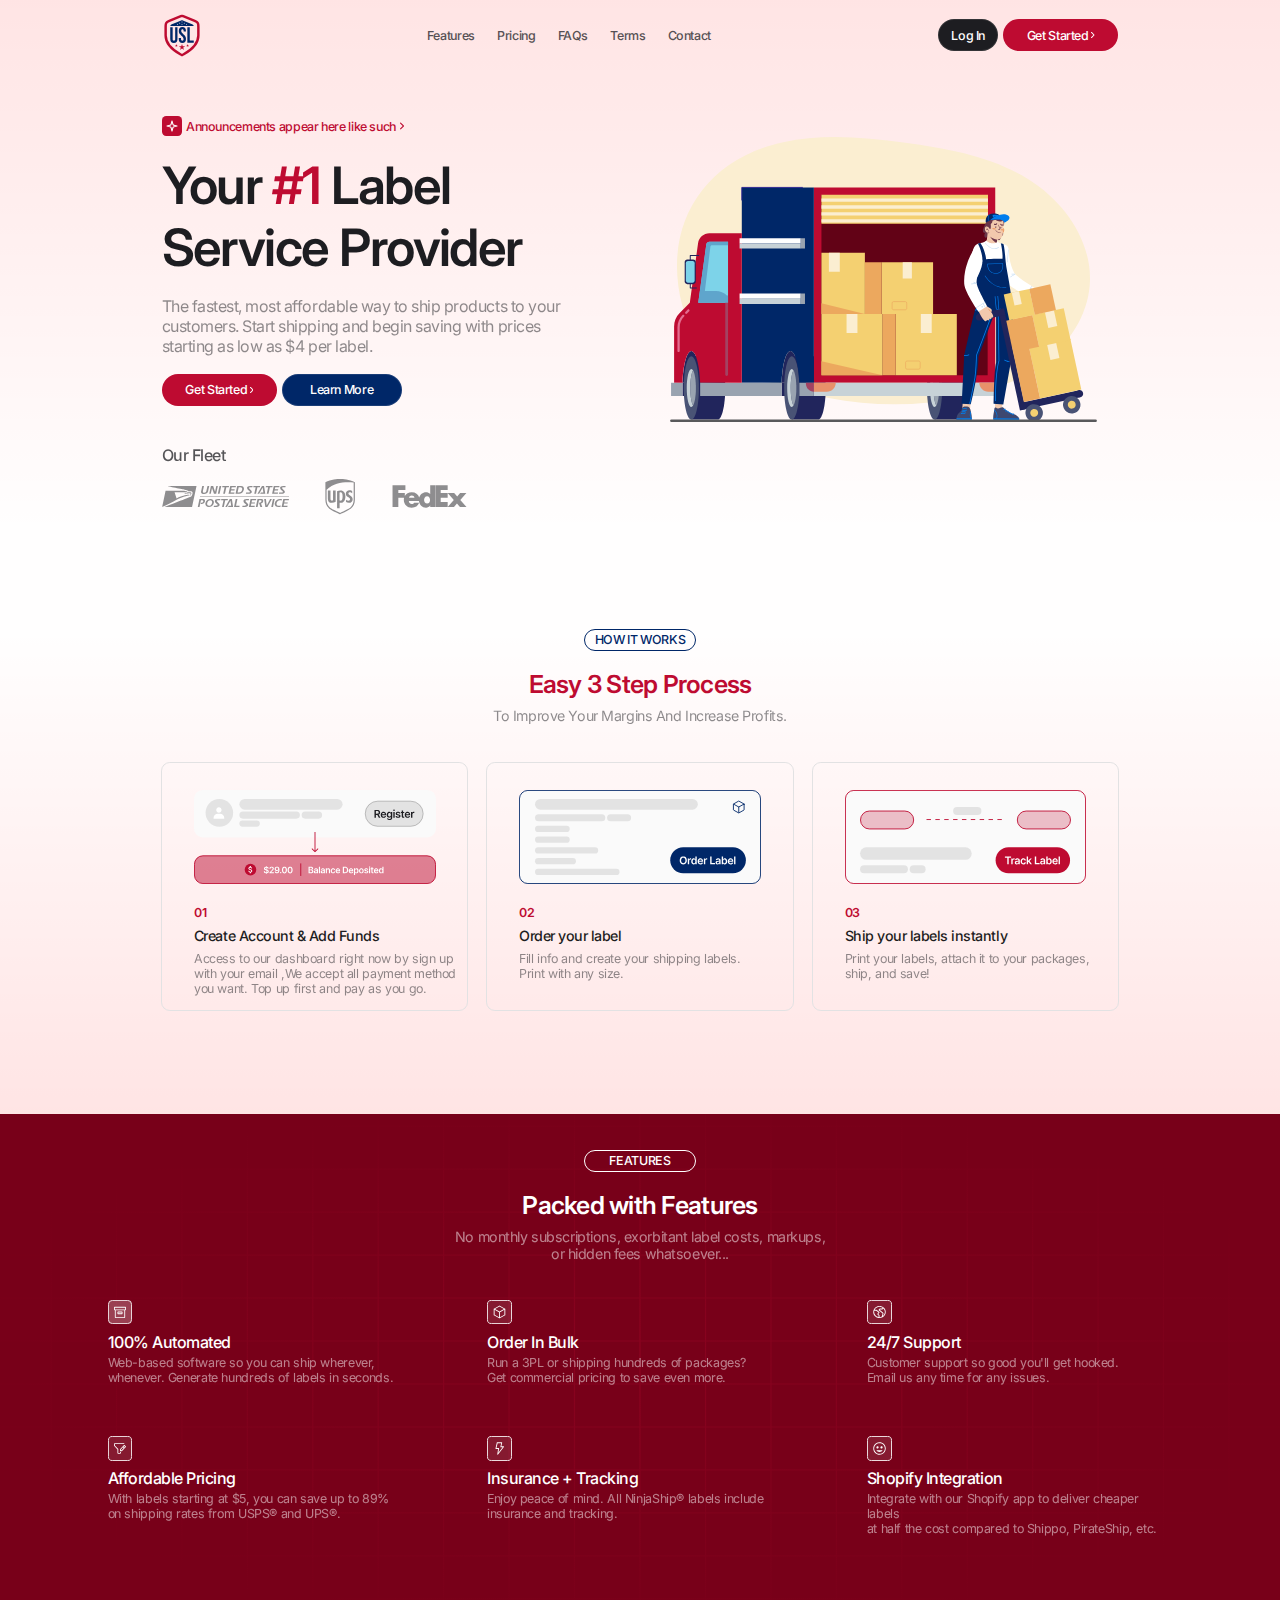
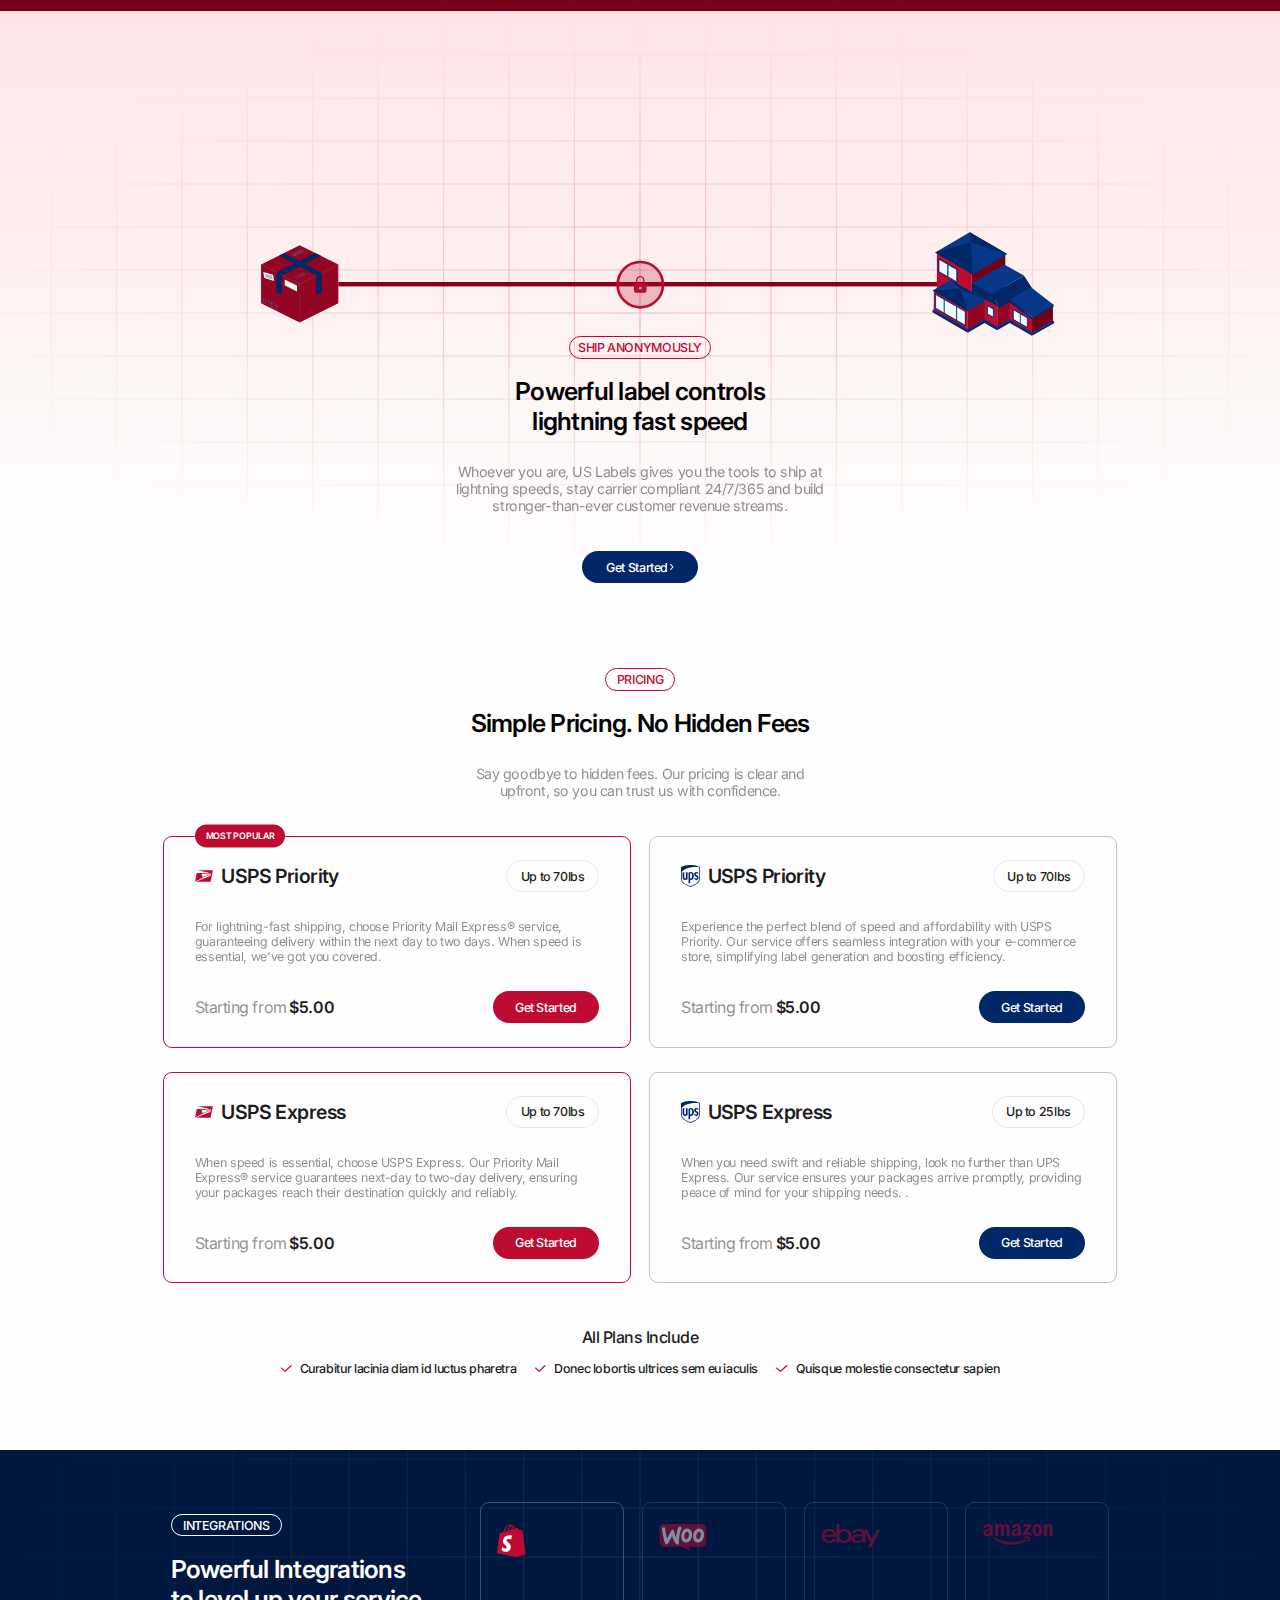
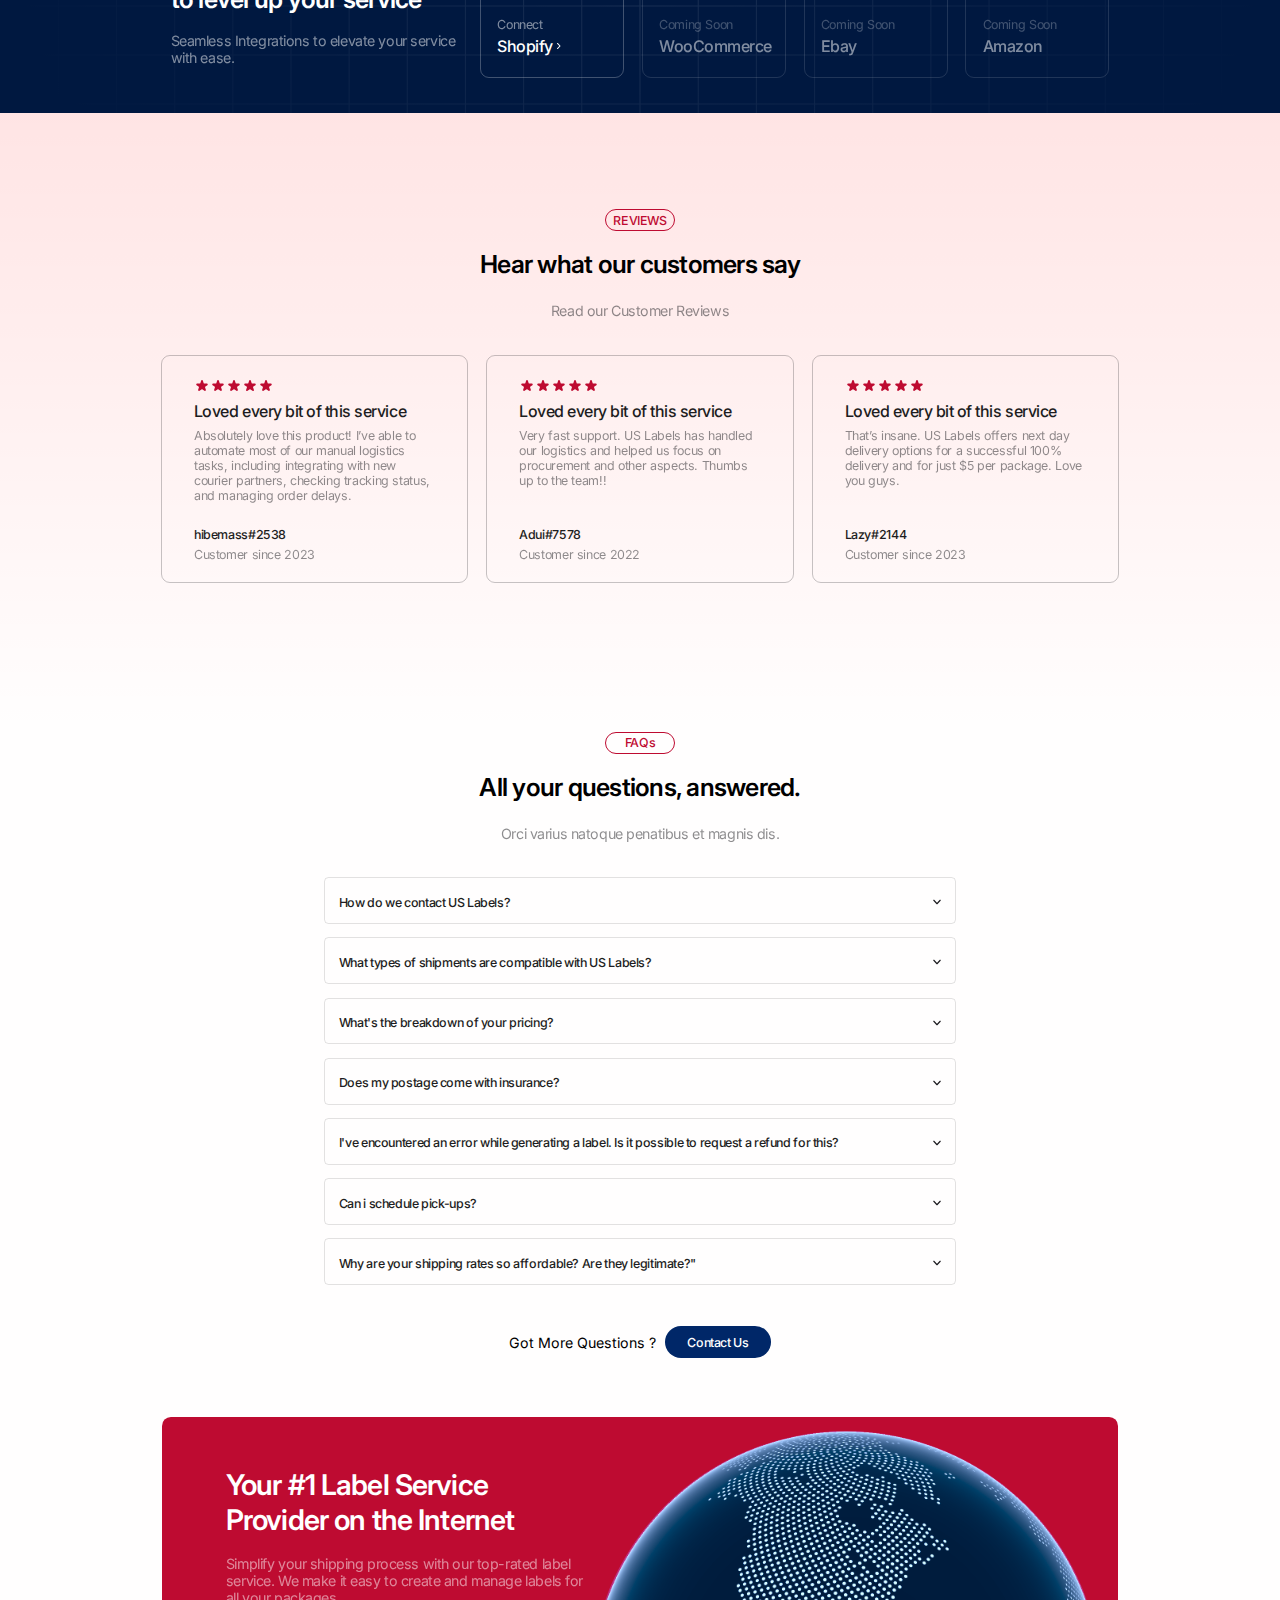
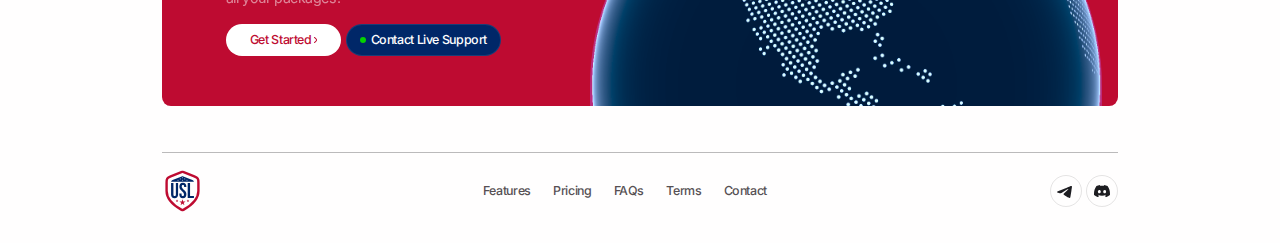
<file: index.html>
<!DOCTYPE html>
<html lang="en">

<head>
    <meta charset="UTF-8">
    <meta http-equiv="X-UA-Compatible" content="IE=edge">
    <meta name="viewport" content="width=device-width, initial-scale=1.0">
    <title>USL</title>
    <link rel="stylesheet" href="style.css">
    <link rel="preconnect" href="https://fonts.googleapis.com">
    <link href="https://fonts.googleapis.com/css2?family=Inter:wght@100;200;300;400;500;600;700;800;900&display=swap"
        rel="stylesheet">
</head>

<body>
    <section class="heroNav">
        <nav>
            <img class="logoNav" src="assets/logo.svg" alt="" srcset="">
            <ul>
                <a href="#features">Features</a>
                <a href="#pricing">Pricing</a>
                <a href="#faqs">FAQs</a>
                <a href="#reviews">Terms</a>
                <a href="#contact">Contact</a>
            </ul>
            <div class="navButtons">
                <a class="login" href="./Login.html">
                    Log In
                </a>
                <a class="getstarted" href="#">Get Started
                    <svg xmlns="http://www.w3.org/2000/svg" width="4" height="8" viewBox="0 0 4 8" fill="none">
                        <path fill-rule="evenodd" clip-rule="evenodd"
                            d="M0.15976 0.661862C0.372773 0.446046 0.718136 0.446046 0.931149 0.661862L3.84024 3.60923C4.05325 3.82505 4.05325 4.17495 3.84024 4.39077L0.931149 7.33814C0.718136 7.55395 0.372773 7.55395 0.15976 7.33814C-0.0532533 7.12232 -0.0532533 6.77241 0.15976 6.5566L2.68316 4L0.15976 1.4434C-0.0532533 1.22759 -0.0532533 0.877678 0.15976 0.661862Z"
                            fill="white" />
                    </svg>
                </a>
            </div>
        </nav>
        <div class="hero">
            <div class="hero1">
                <div class="hero1Head">
                    <svg class="square" width="20" height="20" viewBox="0 0 20 20" fill="none"
                        xmlns="http://www.w3.org/2000/svg">
                        <rect width="20" height="20" rx="4.16667" fill="#BE0B31" />
                        <path
                            d="M10 5L10.7946 7.95101C10.8915 8.31111 10.94 8.49116 11.0357 8.63836C11.1203 8.76861 11.2314 8.87964 11.3617 8.96433C11.5088 9.06 11.6889 9.1085 12.049 9.20544L15 10L12.049 10.7946C11.6889 10.8915 11.5088 10.94 11.3617 11.0357C11.2314 11.1203 11.1203 11.2314 11.0357 11.3617C10.94 11.5088 10.8915 11.6889 10.7946 12.049L10 15L9.20544 12.049C9.1085 11.6889 9.06 11.5088 8.96433 11.3617C8.87964 11.2314 8.76861 11.1203 8.63836 11.0357C8.49116 10.94 8.31111 10.8915 7.95101 10.7946L5 10L7.95101 9.20544C8.31111 9.1085 8.49116 9.06 8.63836 8.96433C8.76861 8.87964 8.87964 8.76861 8.96433 8.63836C9.06 8.49116 9.1085 8.31111 9.20544 7.95101L10 5Z"
                            stroke="white" stroke-width="1.11111" stroke-linecap="round" stroke-linejoin="round" />
                    </svg>
                    <a href="#">Announcements appear here like such</a>
                    <svg xmlns="http://www.w3.org/2000/svg" width="4" height="8" viewBox="0 0 4 8" fill="none">
                        <path fill-rule="evenodd" clip-rule="evenodd"
                            d="M0.15976 0.661862C0.372773 0.446046 0.718136 0.446046 0.931149 0.661862L3.84024 3.60923C4.05325 3.82505 4.05325 4.17495 3.84024 4.39077L0.931149 7.33814C0.718136 7.55395 0.372773 7.55395 0.15976 7.33814C-0.0532533 7.12232 -0.0532533 6.77241 0.15976 6.5566L2.68316 4L0.15976 1.4434C-0.0532533 1.22759 -0.0532533 0.877678 0.15976 0.661862Z"
                            fill="#BE0B31" />
                    </svg>
                </div>
                <h1 class="heroH1">Your <span>#1</span> Label<br>Service Provider</h1>
                <p class="heroP">The fastest, most affordable way to ship products to your customers. Start shipping and
                    begin saving with prices starting as low as $4 per label.</p>
                <div class="navButtons">
                    <a class="getstarted" href="#">Get Started
                        <svg xmlns="http://www.w3.org/2000/svg" width="4" height="8" viewBox="0 0 4 8" fill="none">
                            <path fill-rule="evenodd" clip-rule="evenodd"
                                d="M0.15976 0.661862C0.372773 0.446046 0.718136 0.446046 0.931149 0.661862L3.84024 3.60923C4.05325 3.82505 4.05325 4.17495 3.84024 4.39077L0.931149 7.33814C0.718136 7.55395 0.372773 7.55395 0.15976 7.33814C-0.0532533 7.12232 -0.0532533 6.77241 0.15976 6.5566L2.68316 4L0.15976 1.4434C-0.0532533 1.22759 -0.0532533 0.877678 0.15976 0.661862Z"
                                fill="white" />
                        </svg>
                    </a>
                    <a style="background: #002768;width:8.4375rem" class="login" href="#">
                        Learn More
                    </a>
                </div>
            </div>
            <div class="hero2">
                <img src="assets/hero.svg" alt="">
            </div>
        </div>
        <div class="underHero">
            <h1>Our Fleet</h1>
            <div class="fleets">
                <svg style="width: 8.98169rem;" width="144" height="25" viewBox="0 0 144 25" fill="none"
                    xmlns="http://www.w3.org/2000/svg">
                    <path
                        d="M38.9138 0.572888L5.19774 0.574487L5.17775 0.686473C5.17775 0.686473 24.9988 4.75772 25.3916 4.82647C29.9459 5.63037 29.8043 6.50935 29.8043 6.50935C32.9957 6.49336 33.3876 6.62214 33.946 7.08767C35.624 8.48901 32.8966 12.6194 32.8966 12.6194C32.5062 12.9074 3.02053 24.2941 3.02053 24.2941H33.8691L38.913 0.573687L38.9138 0.572888ZM45.3782 0.572888L44.0976 6.60135C43.6386 8.68414 45.0431 9.6272 47.3826 9.6272C49.731 9.6272 51.5162 8.68334 51.9634 6.60135C53.2655 0.572888 51.949 6.60135 53.2655 0.572888H51.3019C51.3019 0.572888 50.3101 5.2104 50.1381 6.0047C49.8422 7.39559 49.1087 8.22586 47.6698 8.22586C46.1677 8.21387 45.8589 7.382 46.1668 6.0047C46.1325 6.14387 47.3355 0.572888 47.3355 0.572888H45.3782ZM55.1468 0.572888L53.2591 9.46645H54.9988L56.3713 2.86606H56.4114L58.6069 9.46645H61.0754L62.9597 0.572888H61.2242L59.8227 7.24682H59.7987L57.6887 0.572888H55.1468ZM64.8415 0.572888L62.9597 9.46645H64.9184L66.8039 0.572888H64.8415ZM68.118 0.572888L67.8069 1.98862H70.5743L68.9852 9.46725H70.9457L72.5329 1.98862H75.2985L75.5967 0.572888H68.118ZM76.9134 0.572888L75.015 9.46645H81.4605L81.76 8.05072H77.2848L77.794 5.61997H81.6991L81.9826 4.30658H78.0788L78.572 1.98782H83.0527L83.3479 0.572088H76.9122L76.9134 0.572888ZM84.7771 0.572888L82.8946 9.46645H86.911C89.3924 9.46645 91.7742 7.82994 92.3086 4.62974C92.6899 2.36055 91.7847 0.572888 89.0929 0.572888H84.7771ZM99.5198 0.572888C97.2155 0.572888 96.0698 1.39111 95.8988 2.67087C95.6135 4.80169 99.3839 6.06786 99.1004 7.34362C98.9239 8.08909 98.0082 8.05152 97.2647 8.05152H94.8472L94.5471 9.46645H97.5501C100.006 9.46645 101.073 8.58501 101.269 7.3684C101.628 5.18562 97.7979 4.05862 98.0974 2.64609C98.1945 2.21099 98.6773 1.98782 99.743 1.98782H101.839L102.148 0.572888H99.5198ZM103.156 0.572888L102.847 1.98862H105.612L104.026 9.46725H105.984L107.572 1.98862H110.339L110.637 0.572888H103.156ZM112.713 0.572888L107.617 9.46645H109.576L113.483 2.33657L114.265 8.05072H111.46L110.693 9.46645H116.445L115.057 0.571289H112.713V0.572888ZM117.221 0.572888L116.912 1.98862H119.677L118.09 9.46725H120.049L121.636 1.98862H124.399L124.699 0.572888H117.221ZM126.006 0.572888L124.106 9.46645H130.556L130.856 8.05072H126.375L126.884 5.61997H130.792L131.076 4.30658H127.171L127.667 1.98782H132.143L132.441 0.572088H126.006V0.572888ZM136.753 0.572888C134.445 0.572888 133.305 1.39111 133.131 2.67087C132.846 4.80169 136.616 6.06786 136.331 7.34362C136.156 8.08909 135.238 8.05152 134.495 8.05152H132.076L131.779 9.46645H134.779C137.236 9.46645 138.303 8.58501 138.503 7.3684C138.86 5.18562 135.03 4.05862 135.325 2.64609C135.426 2.21099 135.91 1.98782 136.977 1.98782H139.069L139.383 0.572888H136.753ZM86.4516 1.98862H88.4509C90.0744 1.98862 90.6544 3.19243 90.4071 4.60496C90.0609 6.60215 88.7836 8.05152 86.5654 8.05152H85.1645L86.4516 1.98862ZM21.3931 6.05667C20.4997 6.05027 19.8702 6.06306 19.7982 6.05827H4.03554L0.162659 24.2997C0.162659 24.2997 12.0252 18.4783 13.4761 17.7329C16.4492 16.2051 20.5596 14.188 24.3582 12.8938C25.082 12.6491 28.183 11.6932 29.9891 11.3709C30.6889 11.2461 30.9865 11.1269 30.9777 10.9966C30.9505 10.6222 30.2466 10.5974 29.0548 10.6558C25.4179 10.827 18.4504 13.6017 16.4444 14.6598L14.18 7.64194H28.6469C29.1348 6.27744 24.0742 6.07905 21.3923 6.05827L21.3931 6.05667ZM29.0637 7.74754C28.9589 7.74754 28.8685 7.81795 28.7469 7.9835C28.6357 8.12587 28.5454 8.22266 28.2574 8.36743C27.8111 8.58741 26.6425 8.71058 26.0954 8.75615C25.5707 8.80012 25.4283 8.85375 25.4195 9.05608C25.4139 9.23768 25.4971 9.34087 26.2506 9.34087C27.9831 9.34087 31.1017 8.6874 32.0415 8.98652C32.5374 9.14488 32.1391 10.0287 31.7319 11.1909C31.5744 11.6388 31.8839 11.6076 32.0631 11.4109C32.243 11.2125 33.0517 9.73199 33.1397 8.97853C33.2644 7.90749 32.3462 7.74674 31.0793 7.74674H29.0637V7.74754ZM54.6964 15.2382C51.945 15.2382 49.651 16.6763 48.9792 19.8389C48.448 22.368 49.9869 24.4508 52.7264 24.4508C55.5051 24.4508 57.7367 23.0759 58.4318 19.8389C59.0005 17.1986 57.4248 15.2382 54.6964 15.2382ZM133.199 15.2382C130.47 15.2382 127.843 16.6507 127.171 19.8389C126.491 23.0255 128.511 24.4508 131.241 24.4508C131.997 24.4508 132.72 24.3652 133.438 24.2548L133.921 22.7255C133.215 22.9015 132.468 23.0383 131.537 23.0383C129.763 23.0383 128.762 21.8481 129.182 19.8389C129.604 17.8289 131.116 16.6507 132.888 16.6507C133.795 16.6507 134.413 16.7747 134.972 16.9362L135.147 15.4365C134.516 15.3253 133.859 15.2382 133.199 15.2382ZM63.2247 15.3981C60.9161 15.3981 59.7731 16.2163 59.6012 17.4953C59.3156 19.6293 63.0845 20.8931 62.8028 22.1712C62.6288 22.9151 61.7094 22.8775 60.9659 22.8775H58.5477L58.2478 24.2909H61.2519C63.7075 24.2909 64.7732 23.411 64.9712 22.1952C65.331 20.0132 61.4997 18.8838 61.7967 17.4705C61.8958 17.0354 62.3804 16.813 63.4498 16.813H65.5419L65.8537 15.3973H63.2247V15.3981ZM66.858 15.3981L66.5493 16.813H69.3148L67.7269 24.2917H69.6862L71.2766 16.813H74.0402L74.3354 15.3973H66.858V15.3981ZM95.485 15.3981C93.1758 15.3981 92.0337 16.2163 91.8616 17.4953C91.5744 19.6293 95.3441 20.8931 95.0625 22.1712C94.8884 22.9151 93.9691 22.8775 93.2256 22.8775H90.8075L90.5092 24.2909H93.5115C95.9653 24.2909 97.0322 23.411 97.2309 22.1952C97.5906 20.0132 93.7606 18.8838 94.0533 17.4705C94.1529 17.0354 94.6394 16.813 95.7064 16.813H97.801L98.1097 15.3973H95.4837L95.485 15.3981ZM99.8082 15.3981L97.9098 24.2909H104.361L104.657 22.8775H100.18L100.689 20.4452H104.597L104.881 19.1294H100.976L101.469 16.813H105.949L106.243 15.3973H99.8088L99.8082 15.3981ZM107.668 15.3981L105.782 24.2909H107.742L109.329 16.8003H111.089C112.18 16.8003 112.277 17.4066 112.167 17.9656C111.958 19.019 111.039 19.4406 110.035 19.4406C109.848 19.4406 109.536 19.4534 109.289 19.4158L110.904 24.2909H113.048L111.584 20.4572C112.887 20.2724 114.006 19.343 114.126 17.6673C114.24 16.1788 113.546 15.3973 111.811 15.3973H107.668L107.668 15.3981ZM136.73 15.3981L134.836 24.2909H141.285L141.582 22.8775H137.106L137.614 20.4452H141.521L141.805 19.1294H137.9L138.396 16.813H142.872L143.169 15.3973H136.73V15.3981ZM42.2356 15.3989L40.3495 24.2909H42.31L43.8977 16.8122H45.4958C46.2173 16.8122 46.7108 17.1714 46.502 18.1392C46.3916 18.6719 45.9061 19.5901 44.5664 19.5901C44.2696 19.5901 43.9473 19.5526 43.7009 19.5277L43.7993 20.8195C44.0832 20.8451 44.4192 20.8915 44.7303 20.8915C46.4908 20.8915 48.0409 19.8757 48.4016 18.188C48.636 17.073 48.4128 15.3989 46.4908 15.3989H42.2356ZM76.4294 15.3989L71.3356 24.2909H73.2924L77.2018 17.1594L77.9804 22.8775H75.1792L74.4111 24.2909H80.1623L78.7768 15.3989H76.4294ZM83.0693 15.3989L81.1856 24.2909H87.2013L87.5112 22.8775H83.4561L85.0427 15.3989H83.0693ZM115.168 15.3989L116.506 24.2909H118.823L123.886 15.3989H121.95L118.045 22.532L117.126 15.3989H115.167H115.168ZM125.066 15.3989L123.183 24.2909H125.143L127.027 15.3989H125.067H125.066ZM54.3869 16.6507C56.1978 16.6507 56.8065 18.0384 56.4226 19.8389C55.9979 21.8489 54.8084 23.0383 53.036 23.0383C51.1995 23.0383 50.5916 21.5625 50.9756 19.8389C51.4339 17.8297 52.6153 16.6507 54.3869 16.6507Z"
                        fill="#1D1D21" fill-opacity="0.5" />
                    <path d="M42.9312 12.1067L42.7928 12.7666H143.734L143.87 12.1067H42.9384H42.9312Z" fill="#1D1D21"
                        fill-opacity="0.5" />
                </svg>
                <svg style="width: 2.16031rem;" width="36" height="42" viewBox="0 0 36 42" fill="none"
                    xmlns="http://www.w3.org/2000/svg">
                    <path
                        d="M17.7401 41.2032C17.7401 41.2032 8.08992 36.996 5.1073 34.6294C1.9488 31.9999 0.457489 28.4062 0.457489 24.2866V3.7764C8.08992 -0.343185 17.7401 0.00741769 17.7401 0.00741769C17.7401 0.00741769 27.3902 -0.343185 35.0227 3.7764V24.199C35.0227 28.3186 33.5314 31.9123 30.3729 34.5418C27.3902 36.996 17.7401 41.2032 17.7401 41.2032ZM1.86147 24.2866C1.86147 28.1433 3.26485 31.2987 5.98487 33.49C8.44108 35.5059 15.7224 38.749 17.7401 39.6255C19.7578 38.749 27.127 35.4183 29.4959 33.49C32.2153 31.2987 33.6193 28.0556 33.6193 24.2866V4.127C23.4427 3.16284 11.3357 3.68874 1.86147 12.4538V24.2866Z"
                        fill="#1D1D21" fill-opacity="0.5" />
                    <path
                        d="M27.485 21.3951C28.801 22.184 29.3274 22.7098 29.4148 23.674C29.4148 24.7258 28.7131 25.3394 27.5729 25.3394C26.608 25.3394 25.4672 24.8135 24.6776 24.1123V26.9171C25.6425 27.443 26.7833 27.8813 28.0114 27.8813C30.994 27.8813 32.398 25.7776 32.398 23.8493C32.4853 22.0963 31.9589 20.6939 29.4148 19.2038C28.2746 18.5026 27.397 18.0644 27.397 17.0125C27.397 15.9607 28.3625 15.5225 29.1515 15.5225C30.2044 15.5225 31.2572 16.1361 31.8716 16.7496V14.1201C31.3451 13.6818 30.2044 13.0683 28.5378 13.1559C26.5201 13.2436 24.4144 14.646 24.4144 17.1002C24.5023 18.7656 25.0288 19.9927 27.485 21.3951ZM17.1331 27.7059C17.3963 27.7936 17.8348 27.8813 18.5365 27.8813C21.9582 27.8813 23.888 24.8135 23.888 20.4309C23.888 15.9607 21.8703 13.2436 18.2733 13.2436C16.6067 13.2436 15.2907 13.5942 14.1505 14.2954V34.1044H17.1331V27.7059ZM17.1331 15.7855C17.3963 15.6978 17.8348 15.5225 18.186 15.5225C19.9405 15.5225 20.6421 16.9249 20.6421 20.3433C20.6421 23.674 19.7646 25.2517 18.0101 25.2517C17.5716 25.2517 17.2204 25.1641 17.0452 25.0764V15.7855H17.1331ZM7.92143 27.8813C9.76389 27.8813 11.3431 27.443 12.4833 26.6541V13.4189H9.41273V24.9011C9.0622 25.1641 8.62312 25.2517 8.00937 25.2517C6.60539 25.2517 6.43013 23.9369 6.43013 23.1481V13.4189H3.35956V22.9728C3.35956 26.2158 4.93881 27.8813 7.92143 27.8813Z"
                        fill="#1D1D21" fill-opacity="0.5" />
                </svg>
                <svg style="width: 5.25613rem;" width="85" height="27" viewBox="0 0 85 27" fill="none"
                    xmlns="http://www.w3.org/2000/svg">
                    <path
                        d="M77.2938 25.3331L73.861 21.4926L70.459 25.3331H63.2995L70.2966 17.4904L63.2995 9.64534H70.6822L74.1494 13.4563L77.4857 9.64534H84.6101L77.648 17.4574L84.7067 25.3331H77.2938ZM49.5523 25.3331V0.619873H63.2995V6.12837H55.3755V9.64534H63.2995V14.9459H55.3755V19.8107H63.2995V25.3331H49.5523Z"
                        fill="#1D1D21" fill-opacity="0.5" />
                    <path
                        d="M43.4524 0.619873V10.7338H43.3884C42.1044 9.26166 40.4999 8.74859 38.639 8.74859C34.8262 8.74859 31.9536 11.3365 30.9451 14.7552C29.7951 10.9875 26.8297 8.67811 22.4326 8.67811C18.8615 8.67811 16.0424 10.2769 14.5696 12.8826V9.64473H7.18865V6.12899H15.2442V0.621041H0.60907V25.3331H7.18865V14.9459H13.7467C13.5444 15.7446 13.4436 16.5655 13.446 17.3893C13.446 22.5419 17.3929 26.1628 22.432 26.1628C26.6673 26.1628 29.4611 24.177 30.9371 20.5618H25.2984C24.5365 21.6497 23.9571 21.971 22.432 21.971C20.6646 21.971 19.1394 20.4319 19.1394 18.6095H30.621C31.1191 22.7031 34.3158 26.2327 38.703 26.2327C40.5959 26.2327 42.3282 25.3042 43.3878 23.7355H43.4512V25.3366H49.2522V0.621041H43.4524V0.619873ZM19.3227 15.0198C19.6892 13.4494 20.9093 12.4233 22.432 12.4233C24.1097 12.4233 25.2677 13.4177 25.5715 15.0198H19.3227ZM39.9323 21.5724C37.7947 21.5724 36.4663 19.5854 36.4663 17.51C36.4663 15.2914 37.6218 13.1599 39.9323 13.1599C42.3288 13.1599 43.2839 15.2925 43.2839 17.51C43.2839 19.612 42.2729 21.5724 39.9323 21.5724Z"
                        fill="#1D1D21" fill-opacity="0.5" />
                </svg>

            </div>
        </div>
    </section>
    <section class="sec2">
        <div class="howitworks">HOW IT WORKS</div>
        <h1 class="h1sec2">Easy 3 Step Process</h1>
        <p class="psec2">To Improve Your Margins And Increase Profits.</p>
        <div class="steps">
            <div class="step">
                <div class="stepsvg">
                    <img style="width: 17rem;" src="assets/step1.svg" alt="" srcset="">
                </div>
                <div class="stepText">
                    <div class="stepN">01</div>
                    <div class="stepT">Create Account & Add Funds</div>
                    <div class="stepD">Access to our dashboard right now by sign up
                        with your email ,We accept all payment method
                        you want. Top up first and pay as you go.</div>
                </div>
            </div>
            <div class="step">
                <div class="stepsvg">
                    <img style="width: 17rem;" src="assets/step2.svg" alt="" srcset="">
                </div>
                <div class="stepText">
                    <div class="stepN">02</div>
                    <div class="stepT">Order your label</div>
                    <div class="stepD">Fill info and create your shipping labels.<br>
                        Print with any size.</div>
                </div>
            </div>
            <div class="step">
                <div class="stepsvg">
                    <img style="width: 17rem;" src="assets/step3.svg" alt="" srcset="">
                </div>
                <div class="stepText">
                    <div class="stepN">03</div>
                    <div class="stepT">Ship your labels instantly</div>
                    <div class="stepD">Print your labels, attach it to your packages,<br>
                        ship, and save!</div>
                </div>
            </div>
        </div>


    </section>
    <section class="sec3" id="features">
        <div style="color:white;border: 0.065rem solid #FFF;" class="howitworks">FEATURES</div>
        <h1 style="color:white;" class="h1sec2">Packed with Features</h1>
        <p style="opacity: 0.5;color: #FFF;" class="psec2">No monthly subscriptions, exorbitant label costs,
            markups,<br> or hidden fees whatsoever...</p>
        <div class="features-col">
            <div class="features">
                <div class="feature">
                    <img src="assets/automated.svg" alt="" srcset="">
                    <h1>100% Automated</h1>
                    <p>Web-based software so you can ship wherever,<br>
                        whenever. Generate hundreds of labels in seconds.
                    </p>
                </div>
                <div class="feature">
                    <img src="assets/bulk.svg" alt="" srcset="">
                    <h1>Order In Bulk</h1>
                    <p>Run a 3PL or shipping hundreds of packages?<br>
                        Get commercial pricing to save even more.
                    </p>
                </div>
                <div class="feature">
                    <img src="assets/support.svg" alt="" srcset="">
                    <h1>24/7 Support</h1>
                    <p>Customer support so good you'll get hooked. <br>
                        Email us any time for any issues.
                    </p>
                </div>
            </div>
            <div class="features">
                <div class="feature">
                    <img src="assets/affordable.svg" alt="" srcset="">
                    <h1>Affordable Pricing</h1>
                    <p>With labels starting at $5, you can save up to 89%<br>
                        on shipping rates from USPS® and UPS®.
                    </p>
                </div>
                <div class="feature">
                    <img src="assets/assurance.svg" alt="" srcset="">
                    <h1>Insurance + Tracking</h1>
                    <p>Enjoy peace of mind. All NinjaShip® labels include <br>
                        insurance and tracking.
                    </p>
                </div>
                <div class="feature">
                    <img src="assets/emj.svg" alt="" srcset="">
                    <h1>Shopify Integration</h1>
                    <p>Integrate with our Shopify app to deliver cheaper labels<br>
                        at half the cost compared to Shippo, PirateShip, etc.
                    </p>
                </div>
            </div>
        </div>
    </section>
    <section class="sec4">
        <div class="sec4cont">
            <img style="position: relative;left: 1.313rem;" src="assets/s4-hero.svg" alt="" srcset="">
            <div style="color:#BE0B31;border: 0.065rem solid #BE0B31;width: 10rem;" class="howitworks">SHIP ANONYMOUSLY
            </div>
            <h1 style="color:black;" class="h1sec2">Powerful label controls<br>
                lightning fast speed</h1>
            <p style="margin-top: 1rem;margin-top: 1.25rem;opacity: 0.5;color: #1D1D21;" class="psec2">Whoever you are,
                US Labels gives you the tools to ship at <br>lightning speeds, stay carrier compliant 24/7/365 and
                build<br> stronger-than-ever customer revenue streams.
            </p>
            <div class="navButtons">
                <a style="background: #002768;" class="getstarted" href="#">Get Started
                    <svg xmlns="http://www.w3.org/2000/svg" width="4" height="8" viewBox="0 0 4 8" fill="none">
                        <path fill-rule="evenodd" clip-rule="evenodd"
                            d="M0.15976 0.661862C0.372773 0.446046 0.718136 0.446046 0.931149 0.661862L3.84024 3.60923C4.05325 3.82505 4.05325 4.17495 3.84024 4.39077L0.931149 7.33814C0.718136 7.55395 0.372773 7.55395 0.15976 7.33814C-0.0532533 7.12232 -0.0532533 6.77241 0.15976 6.5566L2.68316 4L0.15976 1.4434C-0.0532533 1.22759 -0.0532533 0.877678 0.15976 0.661862Z"
                            fill="white" />
                    </svg>
                </a>
            </div>

        </div>
    </section>
    <section class="sec5" id="pricing">
        <div style="color:#BE0B31;border: 0.065rem solid #BE0B31;width: 4.89rem;" class="howitworks">PRICING
        </div>
        <h1 style="color:black;" class="h1sec2">Simple Pricing. No Hidden Fees</h1>
        <p style="margin-top: 1rem;margin-top: 1.25rem;opacity: 0.5;color: #1D1D21;" class="psec2">Say goodbye to hidden
            fees. Our pricing is clear and <br>upfront, so you can trust us with confidence.
        </p>
        <div class="prices-col">
            <div class="prices">
                <div class="price most" style="border: 0.065rem solid #BE0B31;">
                    <div class="price-head">
                        <div class="logoPrice"><img style="width: 1.31075rem;" src="assets/ups-red.svg" alt=""
                                srcset="">USPS Priority</div>
                        <div class="lbs">Up to 70lbs</div>
                    </div>
                    <div class="price-desc">For lightning-fast shipping, choose Priority Mail Express® service,
                        guaranteeing delivery within the next day to two days. When speed is essential, we've got you
                        covered.</div>
                    <div class="price-foot">
                        <div class="priceD">Starting from<span>$5.00</span></div>
                        <a style="background-color: #BE0B31;" href="#">Get Started</a>
                    </div>
                </div>
                <div class="price">
                    <div class="price-head">
                        <div class="logoPrice"><img style="width: 1.31075rem;" src="assets/ups.svg" alt=""
                                srcset="">USPS Priority</div>
                        <div class="lbs">Up to 70lbs</div>
                    </div>
                    <div class="price-desc">Experience the perfect blend of speed and affordability with USPS Priority.
                        Our service offers seamless integration with your e-commerce store, simplifying label generation
                        and boosting efficiency.</div>
                    <div class="price-foot">
                        <div class="priceD">Starting from<span>$5.00</span></div>
                        <a href="#">Get Started</a>
                    </div>
                </div>
            </div>
            <div class="prices">
                <div class="price" style="border: 0.065rem solid #BE0B31;">
                    <div class="price-head">
                        <div class="logoPrice"><img style="width: 1.31075rem;" src="assets/ups-red.svg" alt=""
                                srcset="">USPS Express</div>
                        <div class="lbs">Up to 70lbs</div>
                    </div>
                    <div class="price-desc">When speed is essential, choose USPS Express. Our Priority Mail Express®
                        service guarantees next-day to two-day delivery, ensuring your packages reach their destination
                        quickly and reliably.</div>
                    <div class="price-foot">
                        <div class="priceD">Starting from<span>$5.00</span></div>
                        <a style="background-color: #BE0B31;" href="#">Get Started</a>
                    </div>
                </div>
                <div class="price">
                    <div class="price-head">
                        <div class="logoPrice"><img style="width: 1.31075rem;" src="assets/ups.svg" alt=""
                                srcset="">USPS Express</div>
                        <div class="lbs">Up to 25lbs</div>
                    </div>
                    <div class="price-desc">When you need swift and reliable shipping, look no further than UPS Express.
                        Our service ensures your packages arrive promptly, providing peace of mind for your shipping
                        needs. .</div>
                    <div class="price-foot">
                        <div class="priceD">Starting from<span>$5.00</span></div>
                        <a href="#">Get Started</a>
                    </div>
                </div>
            </div>
        </div>
        <div class="allPlans">All Plans Include</div>
        <div class="plans">
            <div class="plan">
                <img src="assets/check.svg" alt="" style="width: 0.78125rem;">
                Curabitur lacinia diam id luctus pharetra
            </div>
            <div class="plan">
                <img src="assets/check.svg" alt="" style="width: 0.78125rem;">
                Donec lobortis ultrices sem eu iaculis
            </div>
            <div class="plan">
                <img src="assets/check.svg" alt="" style="width: 0.78125rem;">
                Quisque molestie consectetur sapien
            </div>
        </div>
    </section>
    <section class="sec6">
        <div class="integration">
            <div style="color:white;border: 0.065rem solid #FFF;margin:0;" class="howitworks">INTEGRATIONS</div>
            <h1 style="text-align:left;color:white;margin:0;" class="h1sec2">Powerful Integrations<br>
                to level up your service</h1>
            <p style="text-align:left;opacity: 0.5;color: #FFF;margin:0;" class="psec2">Seamless Integrations to elevate
                your service<br> with ease.</p>
        </div>
        <div class="connections">
            <div class="connect">
                <img style="width: 2.0375rem;height: 2.3125rem;" src="assets/shopify.svg" alt="">
                <div class="connectText">
                    <div class="status">Connect</div>
                    <div class="connect-brnd">Shopify
                        <svg style="width: 0.25rem;" xmlns="http://www.w3.org/2000/svg" width="4" height="8"
                            viewBox="0 0 4 8" fill="none">
                            <path fill-rule="evenodd" clip-rule="evenodd"
                                d="M0.15976 0.661862C0.372773 0.446046 0.718136 0.446046 0.931149 0.661862L3.84024 3.60923C4.05325 3.82505 4.05325 4.17495 3.84024 4.39077L0.931149 7.33814C0.718136 7.55395 0.372773 7.55395 0.15976 7.33814C-0.0532533 7.12232 -0.0532533 6.77241 0.15976 6.5566L2.68316 4L0.15976 1.4434C-0.0532533 1.22759 -0.0532533 0.877678 0.15976 0.661862Z"
                                fill="white" />
                        </svg>
                    </div>
                </div>
            </div>
            <div style="opacity: 0.5;" class="connect">
                <img style="width: 3.375rem;height: 2.009rem;" src="assets/woo.svg" alt="">
                <div class="connectText">
                    <div class="status">Coming Soon</div>
                    <div class="connect-brnd">WooCommerce
                    </div>
                </div>
            </div>
            <div style="opacity: 0.5;" class="connect">
                <img style="width: 4.25rem;height: 1.70288rem;" src="assets/ebay.svg" alt="">
                <div class="connectText">
                    <div class="status">Coming Soon</div>
                    <div class="connect-brnd">Ebay
                    </div>
                </div>
            </div>
            <div style="opacity: 0.5;" class="connect">
                <img style="width: 4.9375rem;height: 1.48794rem;" src="assets/amazon.svg" alt="">
                <div class="connectText">
                    <div class="status">Coming Soon</div>
                    <div class="connect-brnd">Amazon
                    </div>
                </div>
            </div>
        </div>
    </section>
    <section id="reviews" class="sec7">
        <div style="color:#BE0B31;border: 0.065rem solid #BE0B31;width: 4.89rem;" class="howitworks">REVIEWS</div>
        <h1 style="color:black;" class="h1sec2">Hear what our customers say</h1>
        <p style="margin-top: 1rem;margin-bottom: 2.5rem;opacity: 0.5;color: #1D1D21;" class="psec2">Read our Customer
            Reviews</p>
        <div class="reviews">
            <div class="review">
                <div class="head-rev">
                    <img style="width: 5.625rem;" src="assets/stars.svg" alt="">
                    <h1>Loved every bit of this service</h1>
                    <p>Absolutely love this product! I’ve able to automate most of our manual logistics tasks, including
                        integrating with new courier partners, checking tracking status, and managing order delays.</p>
                </div>
                <div style="gap: 0.3rem;" class="foot-rev">
                    <h2>hibemass#2538</h2>
                    <h3>Customer since 2023</h3>
                </div>
            </div>
            <div class="review">
                <div class="head-rev">
                    <img style="width: 5.625rem;" src="assets/stars.svg" alt="">
                    <h1>Loved every bit of this service</h1>
                    <p>Very fast support. US Labels has handled our logistics and helped us focus on procurement and
                        other aspects. Thumbs up to the team!!</p>
                </div>
                <div style="gap: 0.3rem;" class="foot-rev">
                    <h2>Adui#7578</h2>
                    <h3>Customer since 2022</h3>
                </div>
            </div>
            <div class="review">
                <div class="head-rev">
                    <img style="width: 5.625rem;" src="assets/stars.svg" alt="">
                    <h1>Loved every bit of this service</h1>
                    <p>That’s insane. US Labels offers next day delivery options for a successful 100% delivery and for
                        just $5 per package. Love you guys.
                    </p>
                </div>
                <div style="gap: 0.3rem;" class="foot-rev">
                    <h2>Lazy#2144</h2>
                    <h3>Customer since 2023</h3>
                </div>
            </div>
        </div>
    </section>
    <section id="faqs" class="sec8">
        <div style="color:#BE0B31;border: 0.065rem solid #BE0B31;width: 4.89rem;" class="howitworks">FAQs</div>
        <h1 style="color:black;" class="h1sec2">All your questions, answered.</h1>
        <p style="margin-top: 1rem;margin-bottom: 2.5rem;opacity: 0.5;color: #1D1D21;" class="psec2">Orci varius natoque
            penatibus et magnis dis.</p>
        <div class="faqs">
            <div id="faq1" onclick="toggleAnswer('faq1')" class="faq">
                <div class="headFaq">
                    <div class="quest">How do we contact US Labels?</div>
                    <img style="width:0.594rem;" src="assets/arrow-faq.svg" alt="" srcset="">
                </div>
                <div class="text-faq">The fastest way to reach us is by joining our Discord channel and creating a
                    support ticket. Our customer support team gets back to all requests within 24 hours. You can
                    also email us at support@uslabel.io</div>
            </div>
            <div id="faq2" onclick="toggleAnswer('faq2')" class="faq">
                <div class="headFaq">
                    <div class="quest">What types of shipments are compatible with US Labels?</div>
                    <img style="width:0.594rem;" src="assets/arrow-faq.svg" alt="" srcset="">
                </div>
                <div class="text-faq">The fastest way to reach us is by joining our Discord channel and creating a
                    support ticket. Our customer support team gets back to all requests within 24 hours. You can
                    also email us at support@uslabel.io</div>
            </div>
            <div id="faq3" onclick="toggleAnswer('faq3')" class="faq">
                <div class="headFaq">
                    <div class="quest">What's the breakdown of your pricing?</div>
                    <img style="width:0.594rem;" src="assets/arrow-faq.svg" alt="" srcset="">
                </div>
                <div class="text-faq">The fastest way to reach us is by joining our Discord channel and creating a
                    support ticket. Our customer support team gets back to all requests within 24 hours. You can
                    also email us at support@uslabel.io</div>
            </div>
            <div id="faq4" onclick="toggleAnswer('faq4')" class="faq">
                <div class="headFaq">
                    <div class="quest">Does my postage come with insurance?</div>
                    <img style="width:0.594rem;" src="assets/arrow-faq.svg" alt="" srcset="">
                </div>
                <div class="text-faq">The fastest way to reach us is by joining our Discord channel and creating a
                    support ticket. Our customer support team gets back to all requests within 24 hours. You can
                    also email us at support@uslabel.io</div>
            </div>
            <div id="faq5" onclick="toggleAnswer('faq5')" class="faq">
                <div class="headFaq">
                    <div class="quest">I've encountered an error while generating a label. Is it possible to request a
                        refund for this?</div>
                    <img style="width:0.594rem;" src="assets/arrow-faq.svg" alt="" srcset="">
                </div>
                <div class="text-faq">The fastest way to reach us is by joining our Discord channel and creating a
                    support ticket. Our customer support team gets back to all requests within 24 hours. You can
                    also email us at support@uslabel.io</div>
            </div>
            <div id="faq6" onclick="toggleAnswer('faq6')" class="faq">
                <div class="headFaq">
                    <div class="quest">Can i schedule pick-ups?</div>
                    <img style="width:0.594rem;" src="assets/arrow-faq.svg" alt="" srcset="">
                </div>
                <div class="text-faq">The fastest way to reach us is by joining our Discord channel and creating a
                    support ticket. Our customer support team gets back to all requests within 24 hours. You can
                    also email us at support@uslabel.io</div>
            </div>
            <div id="faq7" onclick="toggleAnswer('faq7')" class="faq">
                <div class="headFaq">
                    <div class="quest">Why are your shipping rates so affordable? Are they legitimate?"</div>
                    <img style="width:0.594rem;" src="assets/arrow-faq.svg" alt="" srcset="">
                </div>
                <div class="text-faq">The fastest way to reach us is by joining our Discord channel and creating a
                    support ticket. Our customer support team gets back to all requests within 24 hours. You can
                    also email us at support@uslabel.io</div>
            </div>
        </div>
        <div class="more">Got More Questions ?<div class="price-foot"><a href="#">Contact Us</a></div>
        </div>
    </section>
    <section class="sec9" id="contact">
        <div class="sec9-cont">
            <h1>Your #1 Label Service<br>Provider on the Internet</h1>
            <p>Simplify your shipping process with our top-rated label<br>service. We make it easy to create and manage
                labels for<br>all your packages.</p>
            <div class="navButtons">
                <a style="background-color: white;color:#BE0B31;" class="getstarted" href="#">Get Started
                    <svg width="4" height="8" viewBox="0 0 4 8" fill="none" xmlns="http://www.w3.org/2000/svg">
                        <path fill-rule="evenodd" clip-rule="evenodd"
                            d="M0.15976 0.661862C0.372773 0.446046 0.718136 0.446046 0.931149 0.661862L3.84024 3.60923C4.05325 3.82505 4.05325 4.17495 3.84024 4.39077L0.931149 7.33814C0.718136 7.55395 0.372773 7.55395 0.15976 7.33814C-0.0532533 7.12232 -0.0532533 6.77241 0.15976 6.5566L2.68316 4L0.15976 1.4434C-0.0532533 1.22759 -0.0532533 0.877678 0.15976 0.661862Z"
                            fill="#BE0B31" />
                    </svg>
                </a>
                <a style="background: #002768;width:8.4375rem;width: fit-content;padding-inline: 0.94rem;gap:0.31rem"
                    class="login" href="./Login.html">
                    <svg width="6" height="6" viewBox="0 0 6 6" fill="none" xmlns="http://www.w3.org/2000/svg">
                        <circle cx="3" cy="3" r="3" fill="#04D300" />
                    </svg>
                    Contact Live Support
                </a>
            </div>
        </div>
        <footer>
            <nav>
                <img class="logoNav" src="assets/logo.svg" alt="" srcset="">
                <ul>
                    <a href="#features">Features</a>
                    <a href="#">Pricing</a>
                    <a href="#">FAQs</a>
                    <a href="#">Terms</a>
                    <a href="#">Contact</a>
                </ul>
                <div class="navButtons">
                    <a href="">
                        <svg width="32" height="32" viewBox="0 0 32 32" fill="none" xmlns="http://www.w3.org/2000/svg">
                            <path
                                d="M31.4987 15.9994C31.4987 24.5594 24.5594 31.4987 15.9994 31.4987C7.4393 31.4987 0.5 24.5594 0.5 15.9994C0.5 7.4393 7.4393 0.5 15.9994 0.5C24.5594 0.5 31.4987 7.4393 31.4987 15.9994Z"
                                stroke="#1D1D21" stroke-opacity="0.12" />
                            <path
                                d="M7.91961 16.226L16.8546 12.6642C17.7366 12.2932 20.7277 11.1059 20.7277 11.1059C20.7277 11.1059 22.1082 10.5865 21.9932 11.848C21.9548 12.3674 21.6481 14.1854 21.3413 16.1518L20.3826 21.9769C20.3826 21.9769 20.3059 22.8302 19.654 22.9786C19.0021 23.127 17.9283 22.4592 17.7366 22.3108C17.5832 22.1995 14.8605 20.5299 13.8635 19.7136C13.5951 19.491 13.2883 19.0458 13.9018 18.5264C15.2824 17.302 16.9313 15.7808 17.9283 14.8162C18.3885 14.3709 18.8487 13.3321 16.9313 14.5935L11.5243 18.1182C11.5243 18.1182 10.9107 18.4893 9.7603 18.1553C8.60987 17.8214 7.2677 17.3762 7.2677 17.3762C7.2677 17.3762 6.34736 16.8197 7.91961 16.226Z"
                                fill="#1D1D21" />
                        </svg>
                    </a>
                    <a href="">
                        <svg width="32" height="32" viewBox="0 0 32 32" fill="none" xmlns="http://www.w3.org/2000/svg">
                            <path
                                d="M31.4987 15.9994C31.4987 24.5594 24.5594 31.4987 15.9994 31.4987C7.4393 31.4987 0.5 24.5594 0.5 15.9994C0.5 7.4393 7.4393 0.5 15.9994 0.5C24.5594 0.5 31.4987 7.4393 31.4987 15.9994Z"
                                stroke="#1D1D21" stroke-opacity="0.12" />
                            <g clip-path="url(#clip0_0_1)">
                                <path
                                    d="M21.5535 11.0156C20.5023 10.5343 19.3926 10.1929 18.2526 10C18.0966 10.2789 17.9555 10.5658 17.8298 10.8595C16.6155 10.6765 15.3807 10.6765 14.1664 10.8595C14.0406 10.5658 13.8995 10.2789 13.7436 10C12.6029 10.1945 11.4924 10.5367 10.4401 11.0181C8.3511 14.1089 7.78479 17.1229 8.06794 20.0941C9.29134 20.998 10.6607 21.6854 12.1164 22.1265C12.4442 21.6856 12.7342 21.2179 12.9835 20.7283C12.5101 20.5515 12.0532 20.3334 11.618 20.0765C11.7326 19.9934 11.8446 19.9078 11.9528 19.8248C13.2189 20.4202 14.6008 20.7289 16 20.7289C17.3991 20.7289 18.7811 20.4202 20.0472 19.8248C20.1567 19.9141 20.2687 19.9997 20.3819 20.0765C19.946 20.3338 19.4882 20.5524 19.014 20.7296C19.2629 21.2189 19.553 21.6863 19.8811 22.1265C21.338 21.6872 22.7084 21.0001 23.932 20.0953C24.2643 16.6497 23.3645 13.6634 21.5535 11.0156ZM13.3421 18.2668C12.5531 18.2668 11.9012 17.5507 11.9012 16.6698C11.9012 15.7889 12.5304 15.0665 13.3396 15.0665C14.1488 15.0665 14.7956 15.7889 14.7818 16.6698C14.768 17.5507 14.1463 18.2668 13.3421 18.2668ZM18.6578 18.2668C17.8675 18.2668 17.2182 17.5507 17.2182 16.6698C17.2182 15.7889 17.8474 15.0665 18.6578 15.0665C19.4683 15.0665 20.1101 15.7889 20.0963 16.6698C20.0824 17.5507 19.462 18.2668 18.6578 18.2668Z"
                                    fill="#1D1D21" />
                            </g>
                            <defs>
                                <clipPath id="clip0_0_1">
                                    <rect width="16" height="12.1265" fill="white" transform="translate(8 10)" />
                                </clipPath>
                            </defs>
                        </svg>

                    </a>
                </div>
            </nav>
        </footer>
    </section>
</body>

<script>
    function toggleAnswer(index) {
        var faq = document.getElementById(index);
        var answer = faq.children[1];
        var arrow = faq.children[0].children[1];

        var isHidden = answer.classList.contains("hide-faq");

        if (!isHidden) {
            arrow.style.transform = 'rotate(180deg)';
            faq.style.borderColor = "#BE0B31";
        } else {
            faq.style.borderColor = "rgba(29, 29, 33, 0.13)";
            arrow.style.transform = 'rotate(0deg)';
        }

        answer.classList.toggle("hide-faq");
    }

</script>

</html>
</file>
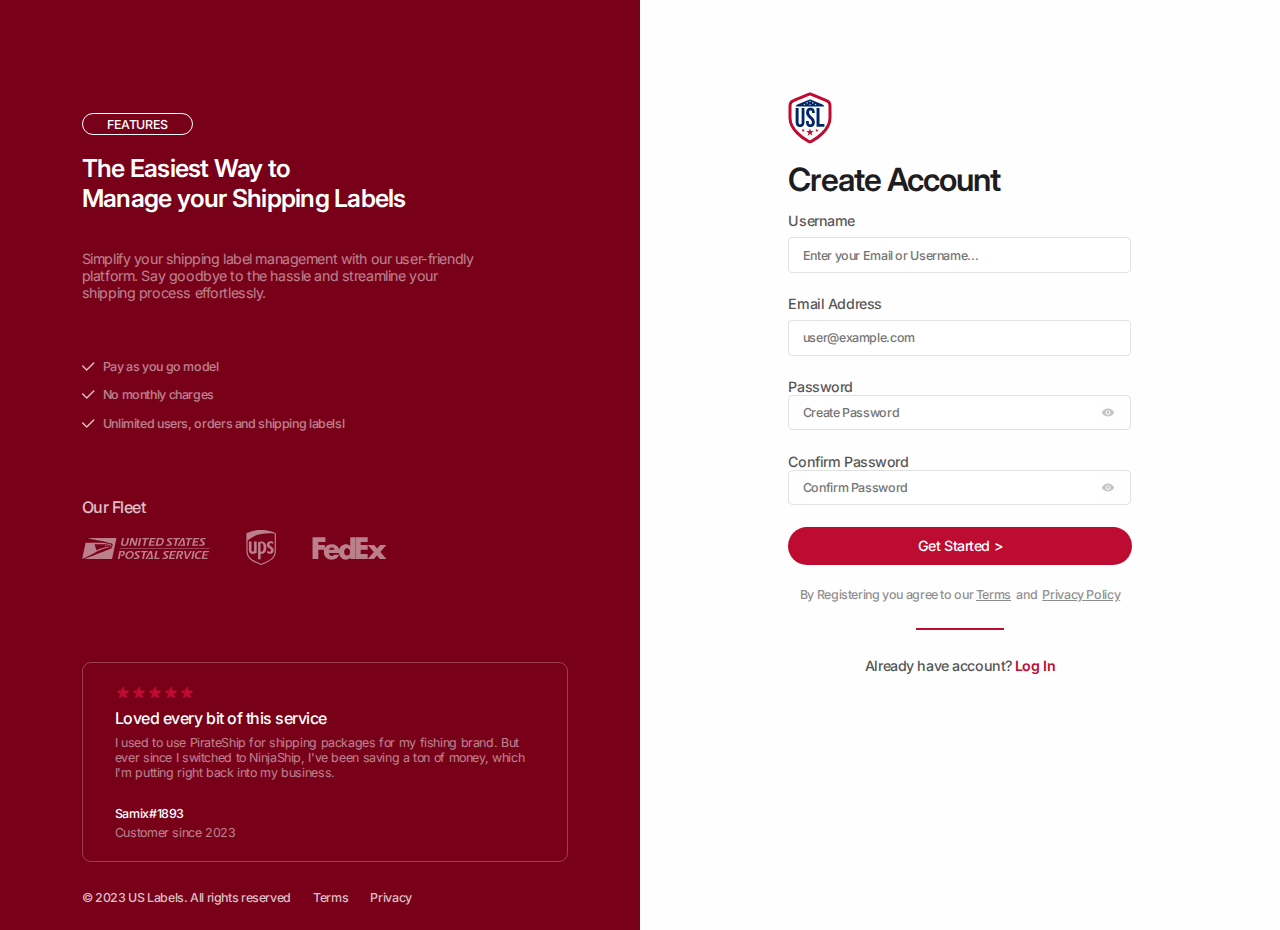
<file: Create Account.html>
<!DOCTYPE html>
<html lang="en">

<head>
    <meta charset="UTF-8">
    <meta http-equiv="X-UA-Compatible" content="IE=edge">
    <meta name="viewport" content="width=device-width, initial-scale=1.0">
    <title>USL - Create Account</title>
    <link rel="stylesheet" href="style.css">
    <link rel="preconnect" href="https://fonts.googleapis.com">
    <link href="https://fonts.googleapis.com/css2?family=Inter:wght@100;200;300;400;500;600;700;800;900&display=swap"
        rel="stylesheet">
</head>

<body>
    <section style="align-items: flex-start;height: fit-content;" class="createAccount">
        <div class="form-cont registration">
            <div style="margin-inline: auto;" class="form">
                <div class="logoForm">
                    <img src="assets/logo.svg" alt="" srcset="">
                </div>
                <h1>Create Account</h1>
                <form action="">
                    <label for="username">Username</label>
                    <input class="inputText" type="text" id="username" name="username"
                        placeholder='Enter your Email or Username...'>
                    <label for="email">Email Address</label>
                    <input class="inputText" type="email" id="email" name="email" placeholder='user@example.com'>
                    <label for="Password">Password</label>
                    <div class="passwordStyle">
                        <input class="passwordS" type="password" id="Password1" name="Password"
                            placeholder="Create Password">
                        <img onclick="showHide('Password1')" src="assets/show.svg"
                            style="cursor: pointer;width: 1.125rem;" alt="" srcset="">
                    </div>
                    <label for="Password2">Confirm Password</label>
                    <div class="passwordStyle">
                        <input class="passwordS" type="password" id="Password2" name="Password2"
                            placeholder="Confirm Password">
                        <img onclick="showHide('Password2')" src="assets/show.svg"
                            style="cursor: pointer;width: 1.125rem;" alt="" srcset="">
                    </div>
                    <input type="submit" value="Get Started >">
                    </input>
                </form>
                <span style="display: flex;" class="forgotP">By Registering you agree to our&nbsp;<a
                        style="color: inherit;text-decoration-line: underline;" href="#">Terms</a> &nbsp; and &nbsp; <a
                        style="color: inherit;text-decoration-line: underline;" href="#">Privacy Policy</a> </span>
                <div style="width: 100%;display: flex;align-items: center;justify-content: center;">
                    <div class="lineSplit"></div>
                </div>
                <div class="createOne">Already have account?<a href="./Login.html">Log In</a></div>
            </div>
        </div>
        <div class="registre-step">
            <div style="color:white;border: 0.065rem solid #FFF;" class="howitworks">FEATURES</div>
            <h1 style="color:white;" class="h1sec2 regi-h1">The Easiest Way to<br>Manage your Shipping Labels
            </h1>
            <p style="opacity: 0.5;color: #FFF;margin-top: 2rem;" class="psec2 regi-h1">Simplify your shipping
                label management
                with our user-friendly<br> platform. Say goodbye to the hassle and streamline your<br> shipping process
                effortlessly.</p>
            <div class="checks">
                <div class="chk">
                    <img src="assets/check-w.svg" alt="" srcset="">
                    <p>Pay as you go model</p>
                </div>
                <div class="chk">
                    <img src="assets/check-w.svg" alt="" srcset="">
                    <p>No monthly charges</p>
                </div>
                <div class="chk">
                    <img src="assets/check-w.svg" alt="" srcset="">
                    <p>Unlimited users, orders and shipping labelsl</p>
                </div>
            </div>
            <div style="width: fit-content;" class="underHero">
                <h1 class="regi-h1" style="color: #FFF;">Our Fleet</h1>
                <div class="fleets">
                    <svg style="width: 8.98169rem;" width="144" height="25" viewBox="0 0 144 25" fill="none"
                        xmlns="http://www.w3.org/2000/svg">
                        <path
                            d="M38.9133 0.572888L5.19719 0.574487L5.1772 0.686473C5.1772 0.686473 24.9983 4.75772 25.391 4.82647C29.9454 5.63037 29.8037 6.50935 29.8037 6.50935C32.9951 6.49336 33.3871 6.62214 33.9454 7.08767C35.6235 8.48901 32.896 12.6194 32.896 12.6194C32.5057 12.9074 3.01998 24.2941 3.01998 24.2941H33.8686L38.9125 0.573687L38.9133 0.572888ZM45.3776 0.572888L44.0971 6.60135C43.638 8.68414 45.0425 9.6272 47.3821 9.6272C49.7304 9.6272 51.5157 8.68334 51.9628 6.60135C53.265 0.572888 51.9484 6.60135 53.265 0.572888H51.3014C51.3014 0.572888 50.3095 5.2104 50.1376 6.0047C49.8416 7.39559 49.1082 8.22586 47.6692 8.22586C46.1671 8.21387 45.8584 7.382 46.1663 6.0047C46.1319 6.14387 47.3349 0.572888 47.3349 0.572888H45.3776ZM55.1462 0.572888L53.2586 9.46645H54.9983L56.3708 2.86606H56.4108L58.6064 9.46645H61.0748L62.9591 0.572888H61.2237L59.8222 7.24682H59.7981L57.6882 0.572888H55.1462ZM64.8409 0.572888L62.9591 9.46645H64.9178L66.8033 0.572888H64.8409ZM68.1175 0.572888L67.8063 1.98862H70.5737L68.9846 9.46725H70.9452L72.5324 1.98862H75.2979L75.5962 0.572888H68.1175ZM76.9128 0.572888L75.0144 9.46645H81.46L81.7594 8.05072H77.2843L77.7935 5.61997H81.6986L81.9821 4.30658H78.0782L78.5714 1.98782H83.0521L83.3473 0.572088H76.9116L76.9128 0.572888ZM84.7765 0.572888L82.8941 9.46645H86.9105C89.3919 9.46645 91.7737 7.82994 92.3081 4.62974C92.6894 2.36055 91.7841 0.572888 89.0924 0.572888H84.7765ZM99.5193 0.572888C97.215 0.572888 96.0693 1.39111 95.8983 2.67087C95.6129 4.80169 99.3834 6.06786 99.0999 7.34362C98.9234 8.08909 98.0077 8.05152 97.2642 8.05152H94.8467L94.5466 9.46645H97.5495C100.006 9.46645 101.072 8.58501 101.269 7.3684C101.627 5.18562 97.7973 4.05862 98.0968 2.64609C98.194 2.21099 98.6768 1.98782 99.7425 1.98782H101.839L102.147 0.572888H99.5193ZM103.155 0.572888L102.847 1.98862H105.612L104.025 9.46725H105.984L107.571 1.98862H110.338L110.636 0.572888H103.155ZM112.712 0.572888L107.617 9.46645H109.576L113.482 2.33657L114.264 8.05072H111.459L110.692 9.46645H116.445L115.057 0.571289H112.712V0.572888ZM117.22 0.572888L116.911 1.98862H119.677L118.089 9.46725H120.048L121.636 1.98862H124.399L124.699 0.572888H117.22ZM126.006 0.572888L124.106 9.46645H130.555L130.855 8.05072H126.375L126.884 5.61997H130.791L131.075 4.30658H127.17L127.666 1.98782H132.142L132.441 0.572088H126.006V0.572888ZM136.753 0.572888C134.445 0.572888 133.305 1.39111 133.13 2.67087C132.845 4.80169 136.615 6.06786 136.331 7.34362C136.156 8.08909 135.238 8.05152 134.494 8.05152H132.076L131.779 9.46645H134.779C137.235 9.46645 138.303 8.58501 138.502 7.3684C138.859 5.18562 135.029 4.05862 135.325 2.64609C135.425 2.21099 135.91 1.98782 136.977 1.98782H139.068L139.382 0.572888H136.753ZM86.4511 1.98862H88.4504C90.0739 1.98862 90.6538 3.19243 90.4066 4.60496C90.0604 6.60215 88.7831 8.05152 86.5649 8.05152H85.1639L86.4511 1.98862ZM21.3926 6.05667C20.4991 6.05027 19.8697 6.06306 19.7976 6.05827H4.03499L0.162109 24.2997C0.162109 24.2997 12.0247 18.4783 13.4756 17.7329C16.4487 16.2051 20.5591 14.188 24.3576 12.8938C25.0814 12.6491 28.1825 11.6932 29.9885 11.3709C30.6884 11.2461 30.986 11.1269 30.9772 10.9966C30.9499 10.6222 30.2461 10.5974 29.0543 10.6558C25.4174 10.827 18.4499 13.6017 16.4439 14.6598L14.1795 7.64194H28.6464C29.1343 6.27744 24.0737 6.07905 21.3917 6.05827L21.3926 6.05667ZM29.0631 7.74754C28.9583 7.74754 28.8679 7.81795 28.7464 7.9835C28.6352 8.12587 28.5448 8.22266 28.2568 8.36743C27.8106 8.58741 26.642 8.71058 26.0948 8.75615C25.5701 8.80012 25.4278 8.85375 25.419 9.05608C25.4134 9.23768 25.4966 9.34087 26.2501 9.34087C27.9825 9.34087 31.1012 8.6874 32.041 8.98652C32.5369 9.14488 32.1386 10.0287 31.7314 11.1909C31.5738 11.6388 31.8834 11.6076 32.0625 11.4109C32.2425 11.2125 33.0512 9.73199 33.1392 8.97853C33.2639 7.90749 32.3457 7.74674 31.0787 7.74674H29.0631V7.74754ZM54.6959 15.2382C51.9444 15.2382 49.6505 16.6763 48.9786 19.8389C48.4475 22.368 49.9864 24.4508 52.7259 24.4508C55.5046 24.4508 57.7361 23.0759 58.4312 19.8389C58.9999 17.1986 57.4242 15.2382 54.6959 15.2382ZM133.198 15.2382C130.469 15.2382 127.842 16.6507 127.171 19.8389C126.491 23.0255 128.51 24.4508 131.241 24.4508C131.996 24.4508 132.72 24.3652 133.438 24.2548L133.92 22.7255C133.214 22.9015 132.467 23.0383 131.537 23.0383C129.762 23.0383 128.761 21.8481 129.182 19.8389C129.604 17.8289 131.115 16.6507 132.887 16.6507C133.795 16.6507 134.413 16.7747 134.971 16.9362L135.146 15.4365C134.516 15.3253 133.859 15.2382 133.198 15.2382ZM63.2242 15.3981C60.9156 15.3981 59.7726 16.2163 59.6006 17.4953C59.3151 19.6293 63.0839 20.8931 62.8023 22.1712C62.6283 22.9151 61.7089 22.8775 60.9654 22.8775H58.5472L58.2472 24.2909H61.2513C63.7069 24.2909 64.7727 23.411 64.9707 22.1952C65.3304 20.0132 61.4992 18.8838 61.7962 17.4705C61.8952 17.0354 62.3798 16.813 63.4492 16.813H65.5414L65.8532 15.3973H63.2242V15.3981ZM66.8574 15.3981L66.5487 16.813H69.3142L67.7264 24.2917H69.6857L71.276 16.813H74.0397L74.3349 15.3973H66.8574V15.3981ZM95.4844 15.3981C93.1752 15.3981 92.0332 16.2163 91.861 17.4953C91.5738 19.6293 95.3436 20.8931 95.0619 22.1712C94.8879 22.9151 93.9685 22.8775 93.225 22.8775H90.8069L90.5087 24.2909H93.511C95.9647 24.2909 97.0317 23.411 97.2303 22.1952C97.5901 20.0132 93.76 18.8838 94.0528 17.4705C94.1524 17.0354 94.6388 16.813 95.7058 16.813H97.8004L98.1091 15.3973H95.4832L95.4844 15.3981ZM99.8077 15.3981L97.9093 24.2909H104.36L104.657 22.8775H100.179L100.689 20.4452H104.596L104.88 19.1294H100.976L101.469 16.813H105.948L106.242 15.3973H99.8083L99.8077 15.3981ZM107.668 15.3981L105.782 24.2909H107.741L109.328 16.8003H111.089C112.18 16.8003 112.277 17.4066 112.167 17.9656C111.957 19.019 111.039 19.4406 110.034 19.4406C109.848 19.4406 109.536 19.4534 109.289 19.4158L110.903 24.2909H113.047L111.584 20.4572C112.887 20.2724 114.005 19.343 114.125 17.6673C114.239 16.1788 113.545 15.3973 111.81 15.3973H107.667L107.668 15.3981ZM136.729 15.3981L134.835 24.2909H141.285L141.581 22.8775H137.105L137.613 20.4452H141.521L141.804 19.1294H137.9L138.395 16.813H142.871L143.168 15.3973H136.729V15.3981ZM42.2351 15.3989L40.349 24.2909H42.3094L43.8972 16.8122H45.4952C46.2167 16.8122 46.7102 17.1714 46.5014 18.1392C46.3911 18.6719 45.9056 19.5901 44.5658 19.5901C44.2691 19.5901 43.9467 19.5526 43.7004 19.5277L43.7988 20.8195C44.0827 20.8451 44.4187 20.8915 44.7298 20.8915C46.4902 20.8915 48.0403 19.8757 48.4011 18.188C48.6355 17.073 48.4123 15.3989 46.4902 15.3989H42.2351ZM76.4289 15.3989L71.335 24.2909H73.2919L77.2013 17.1594L77.9798 22.8775H75.1786L74.4105 24.2909H80.1618L78.7762 15.3989H76.4289ZM83.0687 15.3989L81.1851 24.2909H87.2007L87.5107 22.8775H83.4555L85.0422 15.3989H83.0687ZM115.167 15.3989L116.505 24.2909H118.822L123.885 15.3989H121.95L118.044 22.532L117.126 15.3989H115.166H115.167ZM125.066 15.3989L123.182 24.2909H125.142L127.026 15.3989H125.066H125.066ZM54.3864 16.6507C56.1972 16.6507 56.8059 18.0384 56.422 19.8389C55.9973 21.8489 54.8079 23.0383 53.0354 23.0383C51.199 23.0383 50.5911 21.5625 50.975 19.8389C51.4333 17.8297 52.6147 16.6507 54.3864 16.6507Z"
                            fill="white" fill-opacity="0.5" />
                        <path d="M42.9313 12.1069L42.793 12.7668H143.734L143.87 12.1069H42.9386H42.9313Z" fill="white"
                            fill-opacity="0.5" />
                    </svg>
                    <svg style="width: 2.16031rem;" width="36" height="42" viewBox="0 0 36 42" fill="none"
                        xmlns="http://www.w3.org/2000/svg">
                        <path
                            d="M17.7396 41.2032C17.7396 41.2032 8.08947 36.996 5.10685 34.6294C1.94834 31.9999 0.457031 28.4062 0.457031 24.2866V3.7764C8.08946 -0.343185 17.7396 0.00741769 17.7396 0.00741769C17.7396 0.00741769 27.3898 -0.343185 35.0222 3.7764V24.199C35.0222 28.3186 33.5309 31.9123 30.3724 34.5418C27.3898 36.996 17.7396 41.2032 17.7396 41.2032ZM1.86101 24.2866C1.86101 28.1433 3.26439 31.2987 5.98442 33.49C8.44062 35.5059 15.7219 38.749 17.7396 39.6255C19.7573 38.749 27.1266 35.4183 29.4954 33.49C32.2149 31.2987 33.6188 28.0556 33.6188 24.2866V4.127C23.4423 3.16284 11.3353 3.68874 1.86101 12.4538V24.2866Z"
                            fill="white" fill-opacity="0.5" />
                        <path
                            d="M27.4848 21.3951C28.8008 22.184 29.3272 22.7098 29.4146 23.674C29.4146 24.7258 28.7129 25.3394 27.5727 25.3394C26.6078 25.3394 25.4671 24.8135 24.6774 24.1123V26.9171C25.6423 27.443 26.7831 27.8813 28.0112 27.8813C30.9938 27.8813 32.3978 25.7776 32.3978 23.8493C32.4851 22.0963 31.9587 20.6939 29.4146 19.2038C28.2744 18.5026 27.3968 18.0644 27.3968 17.0125C27.3968 15.9607 28.3623 15.5225 29.1514 15.5225C30.2042 15.5225 31.257 16.1361 31.8714 16.7496V14.1201C31.345 13.6818 30.2042 13.0683 28.5376 13.1559C26.5199 13.2436 24.4142 14.646 24.4142 17.1002C24.5022 18.7656 25.0286 19.9927 27.4848 21.3951ZM17.1329 27.7059C17.3961 27.7936 17.8346 27.8813 18.5363 27.8813C21.958 27.8813 23.8878 24.8135 23.8878 20.4309C23.8878 15.9607 21.8701 13.2436 18.2731 13.2436C16.6065 13.2436 15.2905 13.5942 14.1503 14.2954V34.1044H17.1329V27.7059ZM17.1329 15.7855C17.3961 15.6978 17.8346 15.5225 18.1858 15.5225C19.9403 15.5225 20.642 16.9249 20.642 20.3433C20.642 23.674 19.7644 25.2517 18.0099 25.2517C17.5714 25.2517 17.2203 25.1641 17.045 25.0764V15.7855H17.1329ZM7.92125 27.8813C9.76371 27.8813 11.343 27.443 12.4831 26.6541V13.4189H9.41255V24.9011C9.06201 25.1641 8.62293 25.2517 8.00919 25.2517C6.60521 25.2517 6.42994 23.9369 6.42994 23.1481V13.4189H3.35938V22.9728C3.35938 26.2158 4.93863 27.8813 7.92125 27.8813Z"
                            fill="white" fill-opacity="0.5" />
                    </svg>
                    <svg style="width: 5.25613rem;" width="85" height="27" viewBox="0 0 85 27" fill="none"
                        xmlns="http://www.w3.org/2000/svg">
                        <path
                            d="M77.2942 25.3333L73.8614 21.4929L70.4593 25.3333H63.2998L70.297 17.4906L63.2998 9.64559H70.6826L74.1498 13.4566L77.486 9.64559H84.6105L77.6484 17.4577L84.7071 25.3333H77.2942ZM49.5527 25.3333V0.620117H63.2998V6.12862H55.3759V9.64559H63.2998V14.9461H55.3759V19.811H63.2998V25.3333H49.5527Z"
                            fill="white" fill-opacity="0.5" />
                        <path
                            d="M43.4527 0.620117V10.7341H43.3888C42.1047 9.26191 40.5002 8.74883 38.6393 8.74883C34.8265 8.74883 31.9539 11.3367 30.9454 14.7554C29.7954 10.9878 26.83 8.67836 22.4329 8.67836C18.8618 8.67836 16.0427 10.2771 14.5699 12.8829V9.64497H7.18896V6.12923H15.2445V0.621285H0.609375V25.3334H7.18896V14.9461H13.747C13.5447 15.7448 13.4439 16.5657 13.4463 17.3895C13.4463 22.5421 17.3932 26.163 22.4323 26.163C26.6676 26.163 29.4614 24.1772 30.9374 20.562H25.2987C24.5368 21.65 23.9574 21.9713 22.4323 21.9713C20.6649 21.9713 19.1397 20.4321 19.1397 18.6097H30.6213C31.1194 22.7033 34.3161 26.233 38.7033 26.233C40.5962 26.233 42.3285 25.3045 43.3881 23.7358H43.4515V25.3368H49.2525V0.621285H43.4527V0.620117ZM19.323 15.02C19.6895 13.4496 20.9096 12.4235 22.4323 12.4235C24.11 12.4235 25.268 13.4179 25.5718 15.02H19.323ZM39.9326 21.5726C37.795 21.5726 36.4666 19.5856 36.4666 17.5102C36.4666 15.2916 37.6222 13.1602 39.9326 13.1602C42.3292 13.1602 43.2842 15.2928 43.2842 17.5102C43.2842 19.6122 42.2732 21.5726 39.9326 21.5726Z"
                            fill="white" fill-opacity="0.5" />
                    </svg>
                </div>
            </div>
            <div
                class="review reviewNew">
                <div class="head-rev">
                    <img style="width: 5.625rem;" src="assets/stars.svg" alt="">
                    <h1 style="color: #FFF;">Loved every bit of this service</h1>
                    <p style="color: #FFF;opacity: 0.5;width: fit-content;">I used to use PirateShip for shipping
                        packages for my fishing brand. But ever since I switched to
                        NinjaShip, I've been saving a ton of money, which I'm putting right back into my business.</p>
                </div>
                <div style="gap: 0.3rem;" class="foot-rev">
                    <h2 style="color: #FFF;">Samix#1893</h2>
                    <h3 style="color: #FFF;opacity: 0.5;">Customer since 2023</h3>
                </div>
            </div>
            <div style="margin-bottom:1.75rem;justify-content: flex-start;" class="footer-form">
                <p style="color: #ddbfc5;opacity:1;">© 2023 US Labels. All rights reserved</p>
                <a style="color: #ddbfc5;opacity:1;" href="#">Terms</a>
                <a style="color: #ddbfc5;opacity:1;" href="#">Privacy</a>
            </div>
        </div>

    </section>

</body>
<script>
    function showHide(idPass) {
        var x = document.getElementById(idPass);
        const parentElement = x.parentNode;
        const img = parentElement.children[1];
        if (x.type === "password") {
            x.type = "text";
            img.src = "assets/hide.svg"
        } else {
            img.src = "assets/show.svg"
            x.type = "password";
        }
    }
</script>

</html>
</file>
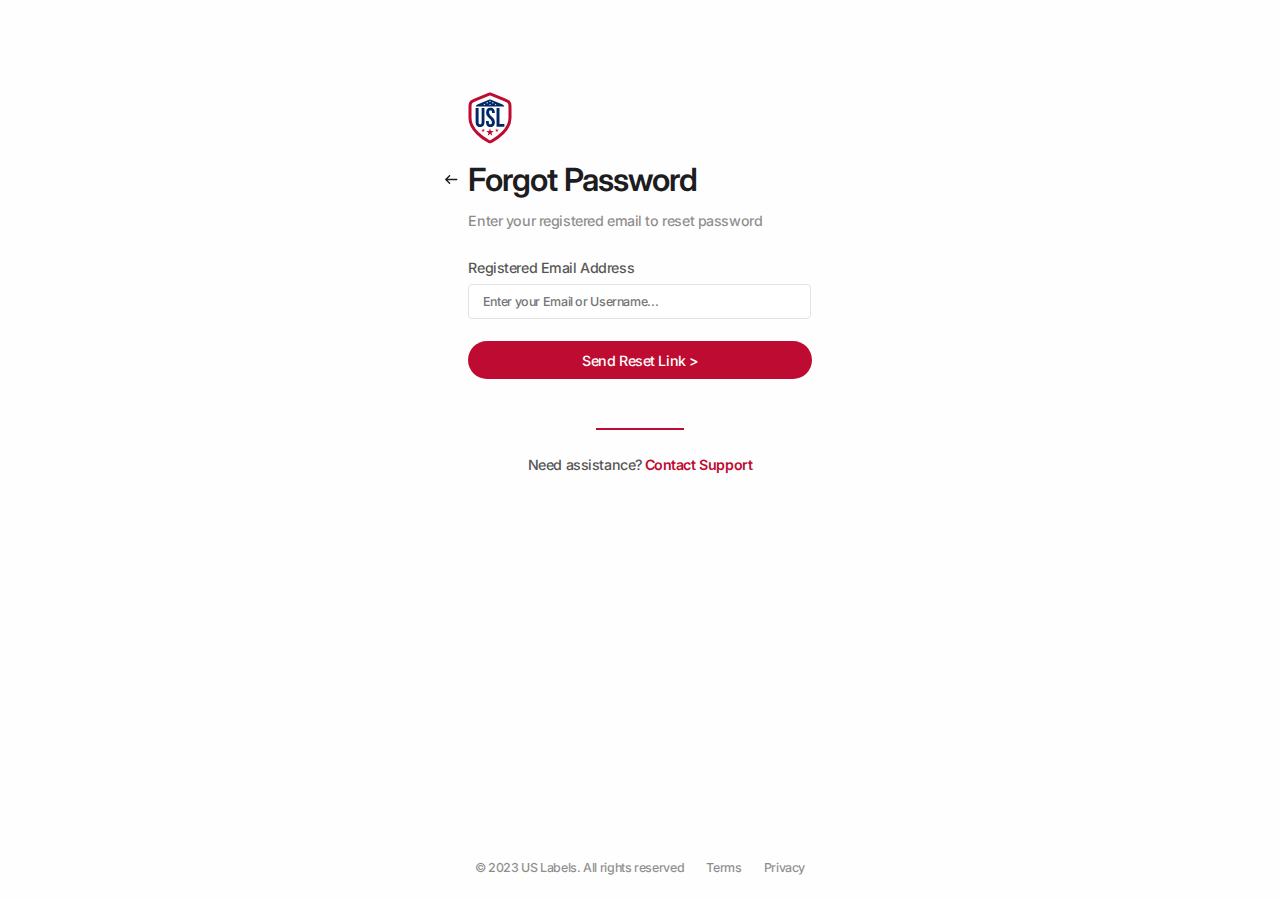
<file: Forgot Password.html>
<!DOCTYPE html>
<html lang="en">

<head>
    <meta charset="UTF-8">
    <meta http-equiv="X-UA-Compatible" content="IE=edge">
    <meta name="viewport" content="width=device-width, initial-scale=1.0">
    <title>USL - Forgot Password</title>
    <link rel="stylesheet" href="style.css">
    <link rel="preconnect" href="https://fonts.googleapis.com">
    <link href="https://fonts.googleapis.com/css2?family=Inter:wght@100;200;300;400;500;600;700;800;900&display=swap"
        rel="stylesheet">
</head>

<body>
    <section>
        <div class="form-cont">
            <div style="" class="form">
                <div class="logoForm">
                    <img src="assets/logo.svg" alt="" srcset="">
                </div>
                <h1 style="transform: translateX(-2rem);">
                    <a href="./Login.html">
                        <img style="width: 1.5625rem;" src="assets/back.svg" alt="" srcset="">
                    </a>Forgot Password
                </h1>
                <p>Enter your registered email to reset password</p>
                <form action="">
                    <label for="email">Registered Email Address</label>
                    <input class="inputText" type="email" id="email" name="email"
                        placeholder='Enter your Email or Username...'>
                    <input type="submit" value="Send Reset Link >">
                    </input>
                </form>
                <div style="width: 100%;display: flex;align-items: center;justify-content: center;">
                    <div class="lineSplit"></div>
                </div>
                <div class="createOne">Need assistance?<a href="./index.html#contact">Contact Support</a></div>
            </div>
            <div class="footer-form">
                <p>© 2023 US Labels. All rights reserved</p>
                <a href="#">Terms</a>
                <a href="#">Privacy</a>
            </div>
        </div>
    </section>

</body>
<script>
    function showHide(idPass) {
        var x = document.getElementById(idPass);
        const parentElement = x.parentNode;
        const img = parentElement.children[1];
        if (x.type === "password") {
            x.type = "text";
            img.src = "assets/hide.svg"
        } else {
            img.src = "assets/show.svg"
            x.type = "password";
        }
    }
</script>

</html>
</file>
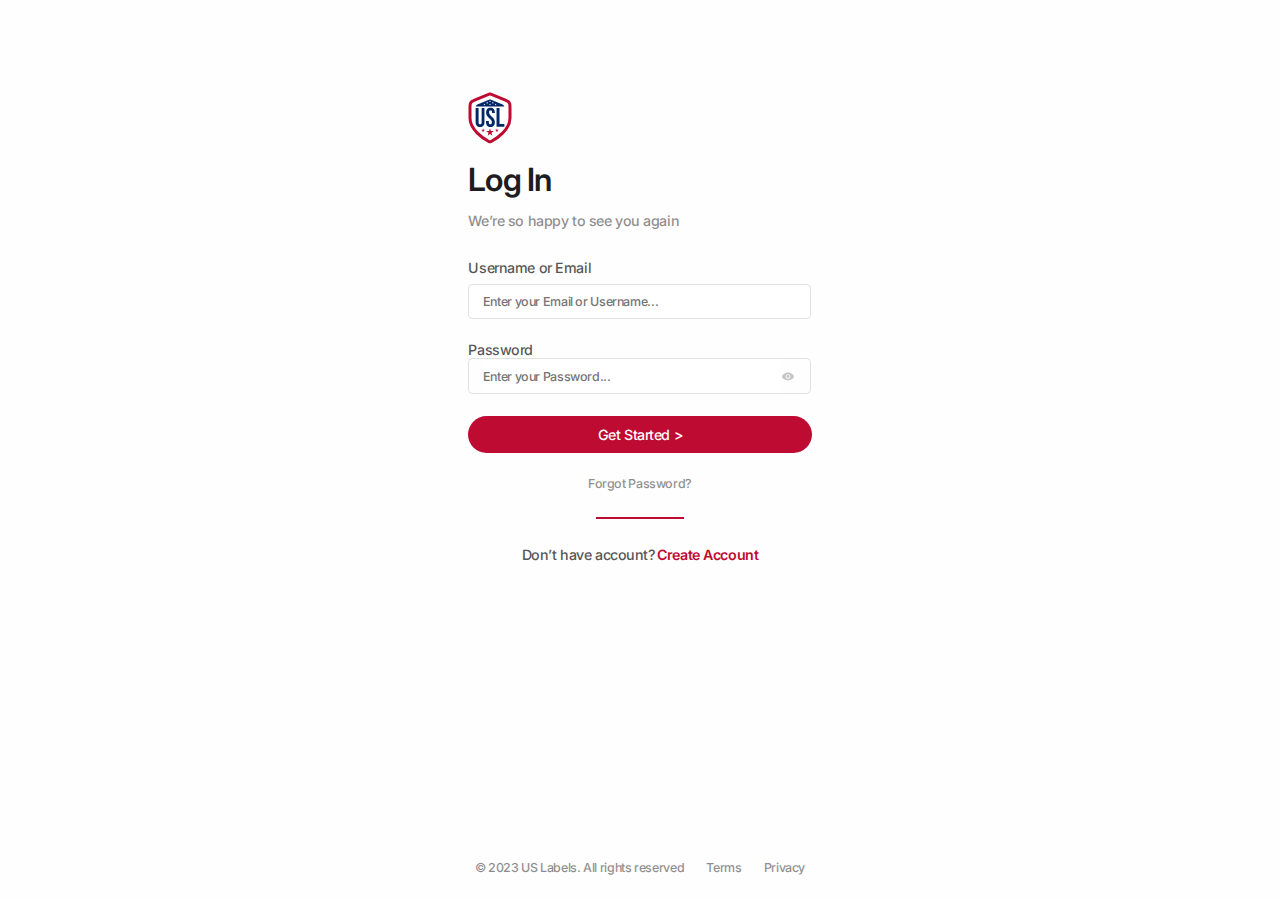
<file: Login.html>
<!DOCTYPE html>
<html lang="en">

<head>
    <meta charset="UTF-8">
    <meta http-equiv="X-UA-Compatible" content="IE=edge">
    <meta name="viewport" content="width=device-width, initial-scale=1.0">
    <title>USL - Login</title>
    <link rel="stylesheet" href="style.css">
    <link rel="preconnect" href="https://fonts.googleapis.com">
    <link href="https://fonts.googleapis.com/css2?family=Inter:wght@100;200;300;400;500;600;700;800;900&display=swap"
        rel="stylesheet">
</head>

<body>
    <section>
        <div class="form-cont">
            <div style="" class="form">
                <div class="logoForm">
                    <img src="assets/logo.svg" alt="" srcset="">
                </div>
                <h1>Log In</h1>
                <p>We’re so happy to see you again</p>
                <form action="">
                    <label for="username">Username or Email</label>
                    <input class="inputText" type="text" id="username" name="username" placeholder='Enter your Email or Username...'>
                    <label for="Password">Password</label>
                    <div class="passwordStyle">
                        <input class="passwordS" type="password" id="Password1" name="Password" placeholder="Enter your Password...">
                        <img onclick="showHide('Password1')" src="assets/show.svg" style="cursor: pointer;width: 1.125rem;" alt="" srcset="">
                    </div>
                    <input type="submit" value="Get Started >">
                    </input>
                </form>
                <a class="forgotP" href="./Forgot Password.html">Forgot Password?</a>
                <div style="width: 100%;display: flex;align-items: center;justify-content: center;">
                    <div class="lineSplit"></div>
                </div>
                <div class="createOne">Don’t have account?<a href="./Create Account.html">Create Account</a></div>
            </div>
            <div class="footer-form">
                <p >© 2023 US Labels. All rights reserved</p>
                <a href="#">Terms</a>
                <a href="#">Privacy</a>
            </div>
        </div>
        
        
    </section>

</body>
<script>
    function showHide(idPass) {
        var x = document.getElementById(idPass);
        const parentElement = x.parentNode;
        const img = parentElement.children[1];
        if (x.type === "password") {
            x.type = "text";
            img.src = "assets/hide.svg"
        } else {
            img.src = "assets/show.svg"
            x.type = "password";
        }
    }
</script>

</html>
</file>
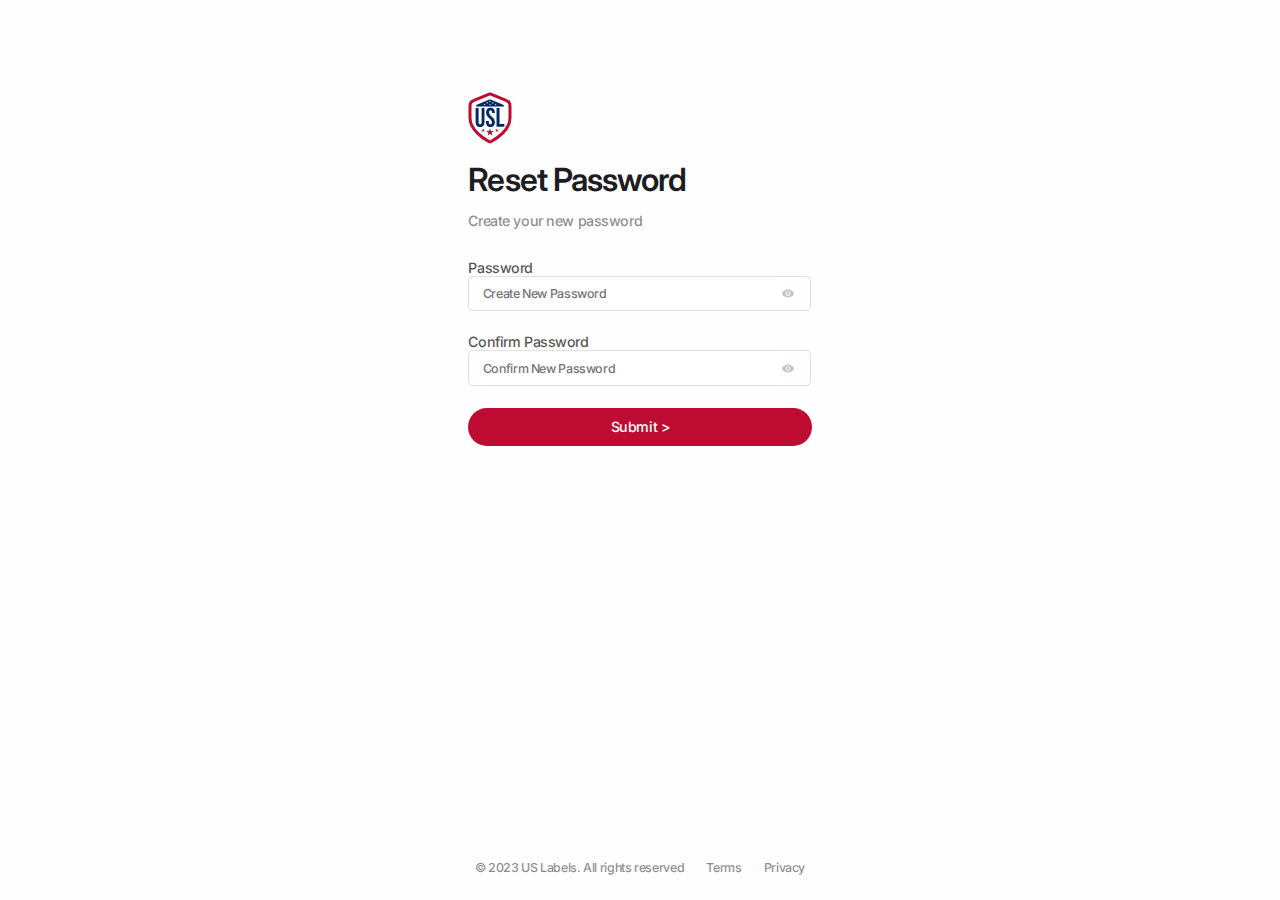
<file: Reset Password.html>
<!DOCTYPE html>
<html lang="en">

<head>
    <meta charset="UTF-8">
    <meta http-equiv="X-UA-Compatible" content="IE=edge">
    <meta name="viewport" content="width=device-width, initial-scale=1.0">
    <title>USL - Reset Password</title>
    <link rel="stylesheet" href="style.css">
    <link rel="preconnect" href="https://fonts.googleapis.com">
    <link href="https://fonts.googleapis.com/css2?family=Inter:wght@100;200;300;400;500;600;700;800;900&display=swap"
        rel="stylesheet">
</head>

<body>
    <section>
        <div class="form-cont">
            <div style="" class="form">
                <div class="logoForm">
                    <img src="assets/logo.svg" alt="" srcset="">
                </div>
                <h1>Reset Password</h1>
                <p>Create your new password</p>
                <form action="">
                    <label for="Password1">Password</label>
                    <div class="passwordStyle">
                        <input class="passwordS" type="password" id="Password1" name="Password1" placeholder="Create New Password">
                        <img onclick="showHide('Password1')" src="assets/show.svg" style="cursor: pointer;width: 1.125rem;" alt="" srcset="">
                    </div>
                    <label for="Password2">Confirm Password</label>
                    <div class="passwordStyle">
                        <input class="passwordS" type="password" id="Password2" name="Password2" placeholder="Confirm New Password">
                        <img onclick="showHide('Password2')" src="assets/show.svg" style="cursor: pointer;width: 1.125rem;" alt="" srcset="">
                    </div>
                    <input type="submit" value="Submit >">
                    </input>
                </form>
            </div>
            <div class="footer-form">
                <p >© 2023 US Labels. All rights reserved</p>
                <a href="#">Terms</a>
                <a href="#">Privacy</a>
            </div>
        </div>
        
        
    </section>

</body>
<script>
    function showHide(idPass) {
        var x = document.getElementById(idPass);
        const parentElement = x.parentNode;
        const img = parentElement.children[1];
        if (x.type === "password") {
            x.type = "text";
            img.src = "assets/hide.svg"
        } else {
            img.src = "assets/show.svg"
            x.type = "password";
        }
    }
</script>

</html>
</file>
